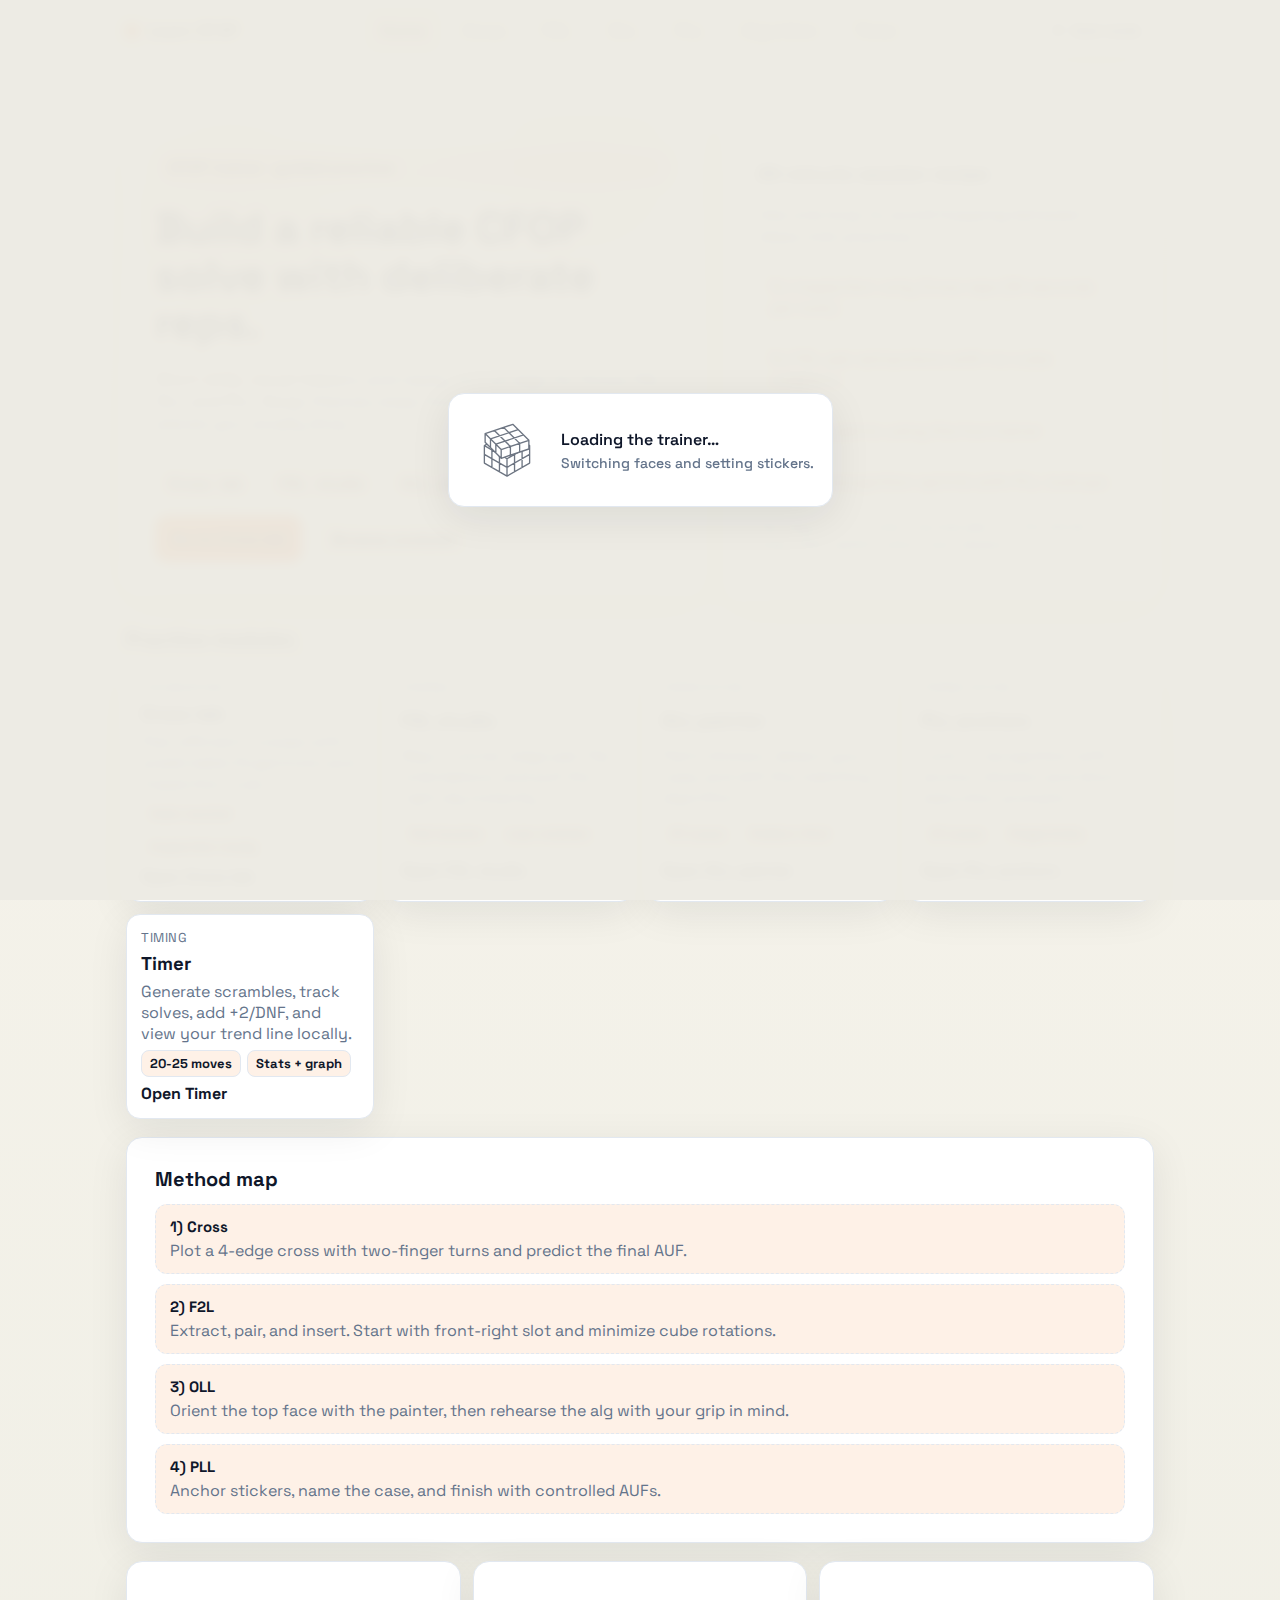
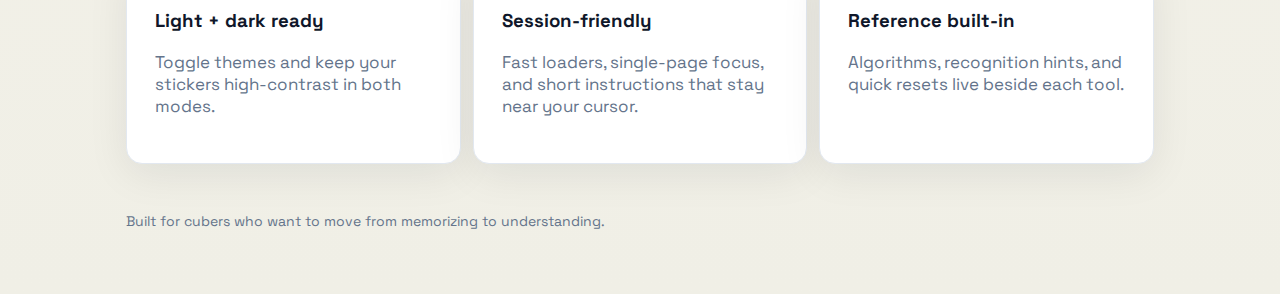
<file: index.html>
<!DOCTYPE html>
<html lang="en">
<head>
  <meta charset="UTF-8" />
  <meta name="viewport" content="width=device-width, initial-scale=1.0" />
  <title>Learn CFOP | Home</title>
  <link rel="manifest" href="manifest.json" />
  <link rel="stylesheet" href="css/styles.css" />
  <link rel="stylesheet" href="css/loader.css" />
</head>
<body>
  <div id="page-loader" class="page-loader is-active" role="status" aria-live="polite" aria-label="Loading page">
    <div class="loader-card">
      <div class="loader-visual">
        <svg viewBox="0 0 60 60" stroke="#6D7582" stroke-linejoin="round" aria-hidden="true">
          <g id="loader-cube" fill="#fff">
            <path id="loader-base"></path>
            <path id="loader-lid"></path>
          </g>
        </svg>
      </div>
      <div class="loader-text">
        <div>Loading the trainer…</div>
        <div class="loader-sub">Switching faces and setting stickers.</div>
      </div>
    </div>
  </div>
  <header class="site-header">
    <nav class="navbar">
      <div class="brand">
        <span class="brand-mark" aria-hidden="true"></span>
        <span>Learn CFOP</span>
      </div>
      <ul class="nav-links">
        <li><a data-nav-link href="index.html">Home</a></li>
        <li><a data-nav-link href="cross.html">Cross</a></li>
        <li><a data-nav-link href="f2l.html">F2L</a></li>
        <li><a data-nav-link href="oll.html">OLL</a></li>
        <li><a data-nav-link href="pll.html">PLL</a></li>
        <li><a data-nav-link href="algorithm.html">Algorithm</a></li>
        <li><a data-nav-link href="timer.html">Timer</a></li>
      </ul>
      <button class="theme-toggle" type="button" data-theme-toggle aria-pressed="false">
        <span aria-hidden="true">☀︎</span>
        <span data-theme-label>Dark mode</span>
      </button>
    </nav>
  </header>

  <main class="page-shell">
    <section class="page-hero">
      <div class="hero-panel">
        <div class="pill">CFOP trainer · guided practice</div>
        <h1>Build a reliable CFOP solve with deliberate reps.</h1>
        <p class="lead">Short drills, visual helpers, and ready-to-run algs for Cross, F2L, OLL, and PLL. Swap themes, keep focus, and rehearse the pieces you usually drop.</p>
        <div class="hero-meta">
          <span class="pill"><strong>Cross</strong> lab</span>
          <span class="pill"><strong>F2L</strong> studio</span>
          <span class="pill"><strong>OLL</strong> painter</span>
          <span class="pill"><strong>PLL</strong> anchors</span>
        </div>
        <div class="button-row">
          <a class="btn btn-primary" href="cross.html" data-loader-link>Go to Cross lab</a>
          <a class="btn btn-ghost" href="#modules">Browse modules</a>
        </div>
      </div>
      <div class="surface-card">
        <h3>20-minute session recipe</h3>
        <p class="lead">Use one loop to avoid hopping between ideas mid-practice.</p>
        <ul class="checklist">
          <li>5x inspection-only Cross reps (12 seconds per look)</li>
          <li>5x F2L pair extractions with no cube rotations</li>
          <li>10x OLL paints using the live trainer</li>
          <li>5x PLL recognition sprints with PLL lookups</li>
        </ul>
        <p class="note">Tip: stay on one color-neutral plan for the whole loop, then switch colors next session.</p>
      </div>
    </section>

    <section id="modules" class="section-block">
      <h2 class="section-title">Practice modules</h2>
      <div class="grid-cards">
        <div class="tile-card">
          <div class="eyebrow">Foundation</div>
          <h3>Cross lab</h3>
          <p>Plan efficient crosses with predictable fingertricks and inspection cues.</p>
          <div class="tag-row">
            <span class="tag">Color neutral</span>
            <span class="tag">Inspection ready</span>
          </div>
          <a data-loader-link href="cross.html">Open Cross lab</a>
        </div>
        <div class="tile-card">
          <div class="eyebrow">Pairing</div>
          <h3>F2L studio</h3>
          <p>Map a corner-edge pair, flip orientations, and pull the right alg instantly.</p>
          <div class="tag-row">
            <span class="tag">Pair locator</span>
            <span class="tag">Low-rotation</span>
          </div>
          <a data-loader-link href="f2l.html">Open F2L studio</a>
        </div>
        <div class="tile-card">
          <div class="eyebrow">Orientation</div>
          <h3>OLL painter</h3>
          <p>Paint stickers, detect your case, and drill the matching algorithm.</p>
          <div class="tag-row">
            <span class="tag">57 cases</span>
            <span class="tag">Pattern-first</span>
          </div>
          <a data-loader-link href="oll.html">Open OLL painter</a>
        </div>
        <div class="tile-card">
          <div class="eyebrow">Permutation</div>
          <h3>PLL anchors</h3>
          <p>Lock in recognition with anchor stickers and short execution prompts.</p>
          <div class="tag-row">
            <span class="tag">21 cases</span>
            <span class="tag">Fingertricks</span>
          </div>
          <a data-loader-link href="pll.html">Open PLL anchors</a>
        </div>
        <div class="tile-card">
          <div class="eyebrow">Timing</div>
          <h3>Timer</h3>
          <p>Generate scrambles, track solves, add +2/DNF, and view your trend line locally.</p>
          <div class="tag-row">
            <span class="tag">20-25 moves</span>
            <span class="tag">Stats + graph</span>
          </div>
          <a data-loader-link href="timer.html">Open Timer</a>
        </div>
      </div>
    </section>

    <section class="surface-card section-block">
      <h2 class="section-title">Method map</h2>
      <div class="timeline">
        <div class="timeline-step">
          <strong>1) Cross</strong>
          <span class="muted">Plot a 4-edge cross with two-finger turns and predict the final AUF.</span>
        </div>
        <div class="timeline-step">
          <strong>2) F2L</strong>
          <span class="muted">Extract, pair, and insert. Start with front-right slot and minimize cube rotations.</span>
        </div>
        <div class="timeline-step">
          <strong>3) OLL</strong>
          <span class="muted">Orient the top face with the painter, then rehearse the alg with your grip in mind.</span>
        </div>
        <div class="timeline-step">
          <strong>4) PLL</strong>
          <span class="muted">Anchor stickers, name the case, and finish with controlled AUFs.</span>
        </div>
      </div>
    </section>

    <section class="section-block">
      <div class="simple-grid">
        <div class="surface-card">
          <h3>Light + dark ready</h3>
          <p class="lead">Toggle themes and keep your stickers high-contrast in both modes.</p>
        </div>
        <div class="surface-card">
          <h3>Session-friendly</h3>
          <p class="lead">Fast loaders, single-page focus, and short instructions that stay near your cursor.</p>
        </div>
        <div class="surface-card">
          <h3>Reference built-in</h3>
          <p class="lead">Algorithms, recognition hints, and quick resets live beside each tool.</p>
        </div>
      </div>
      <footer>
        Built for cubers who want to move from memorizing to understanding.
      </footer>
    </section>
  </main>

  <script src="js/site.js" defer></script>
</body>
</html>
</file>
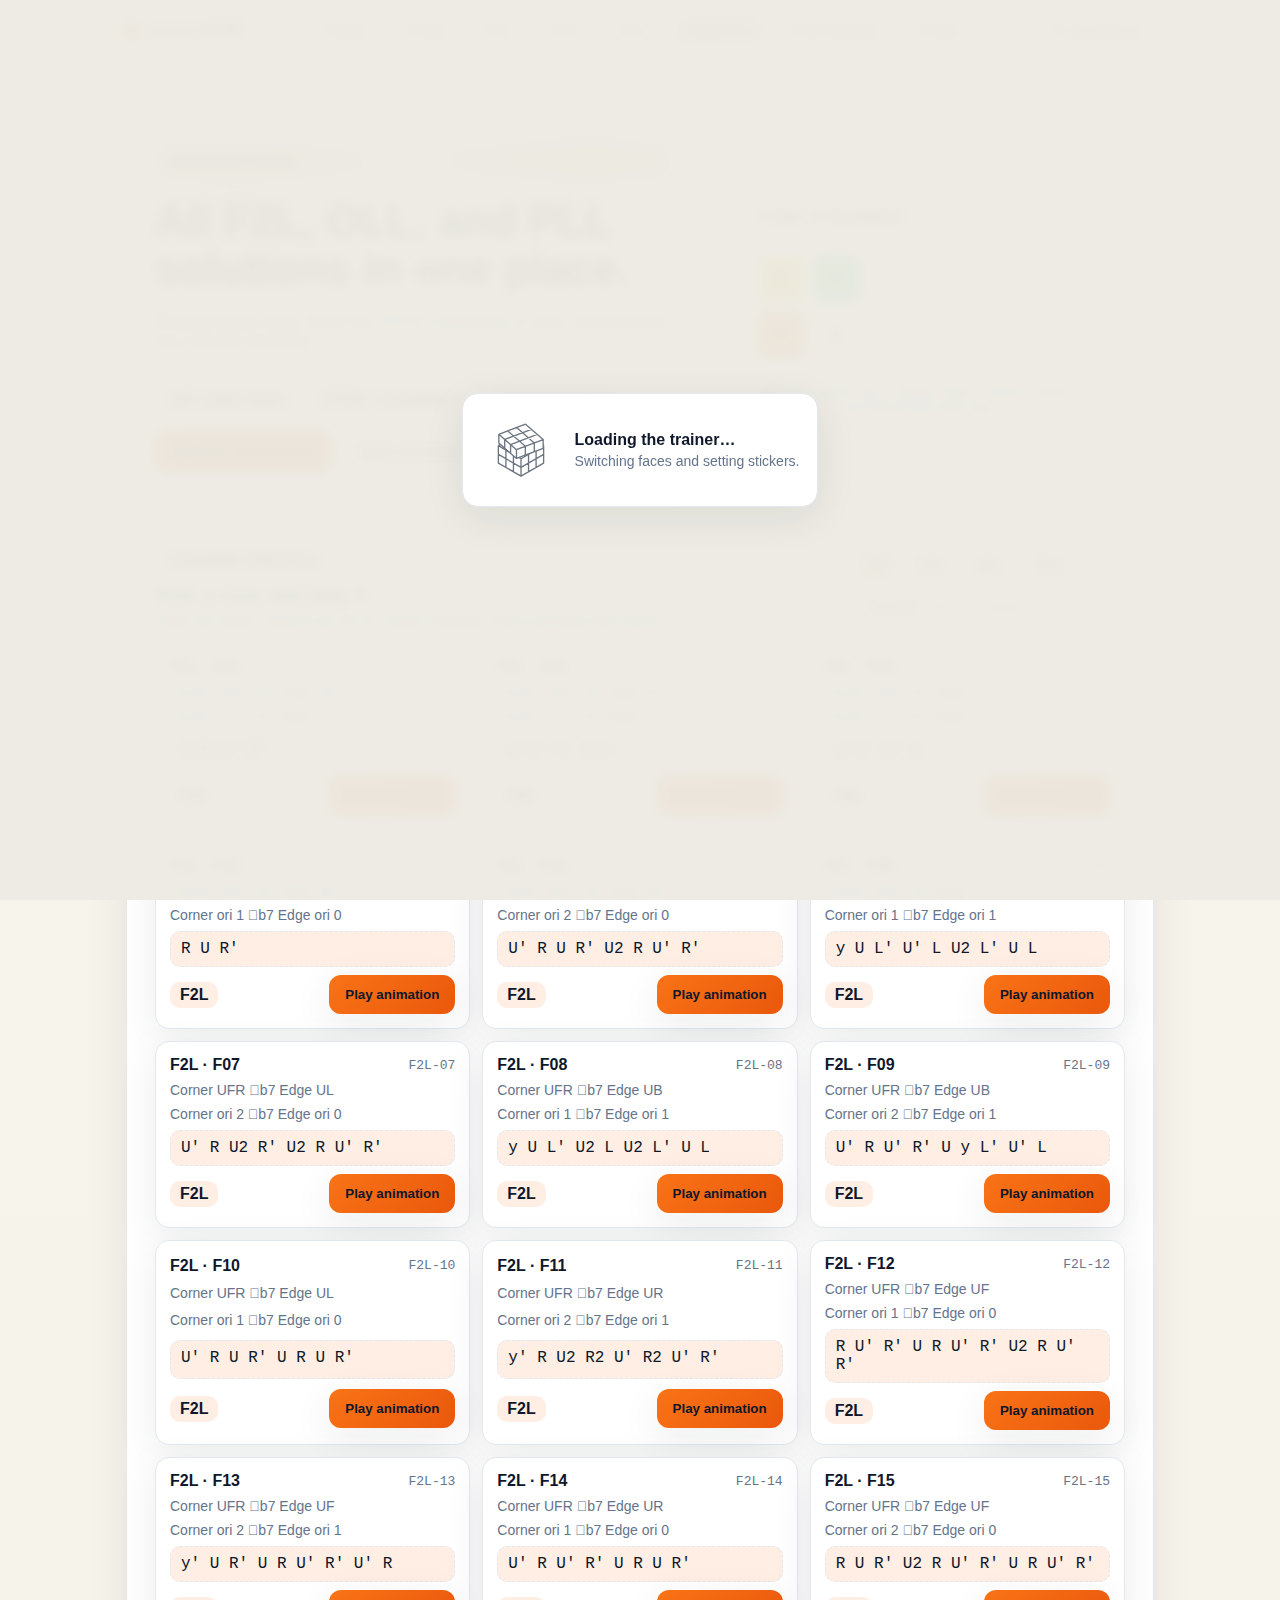
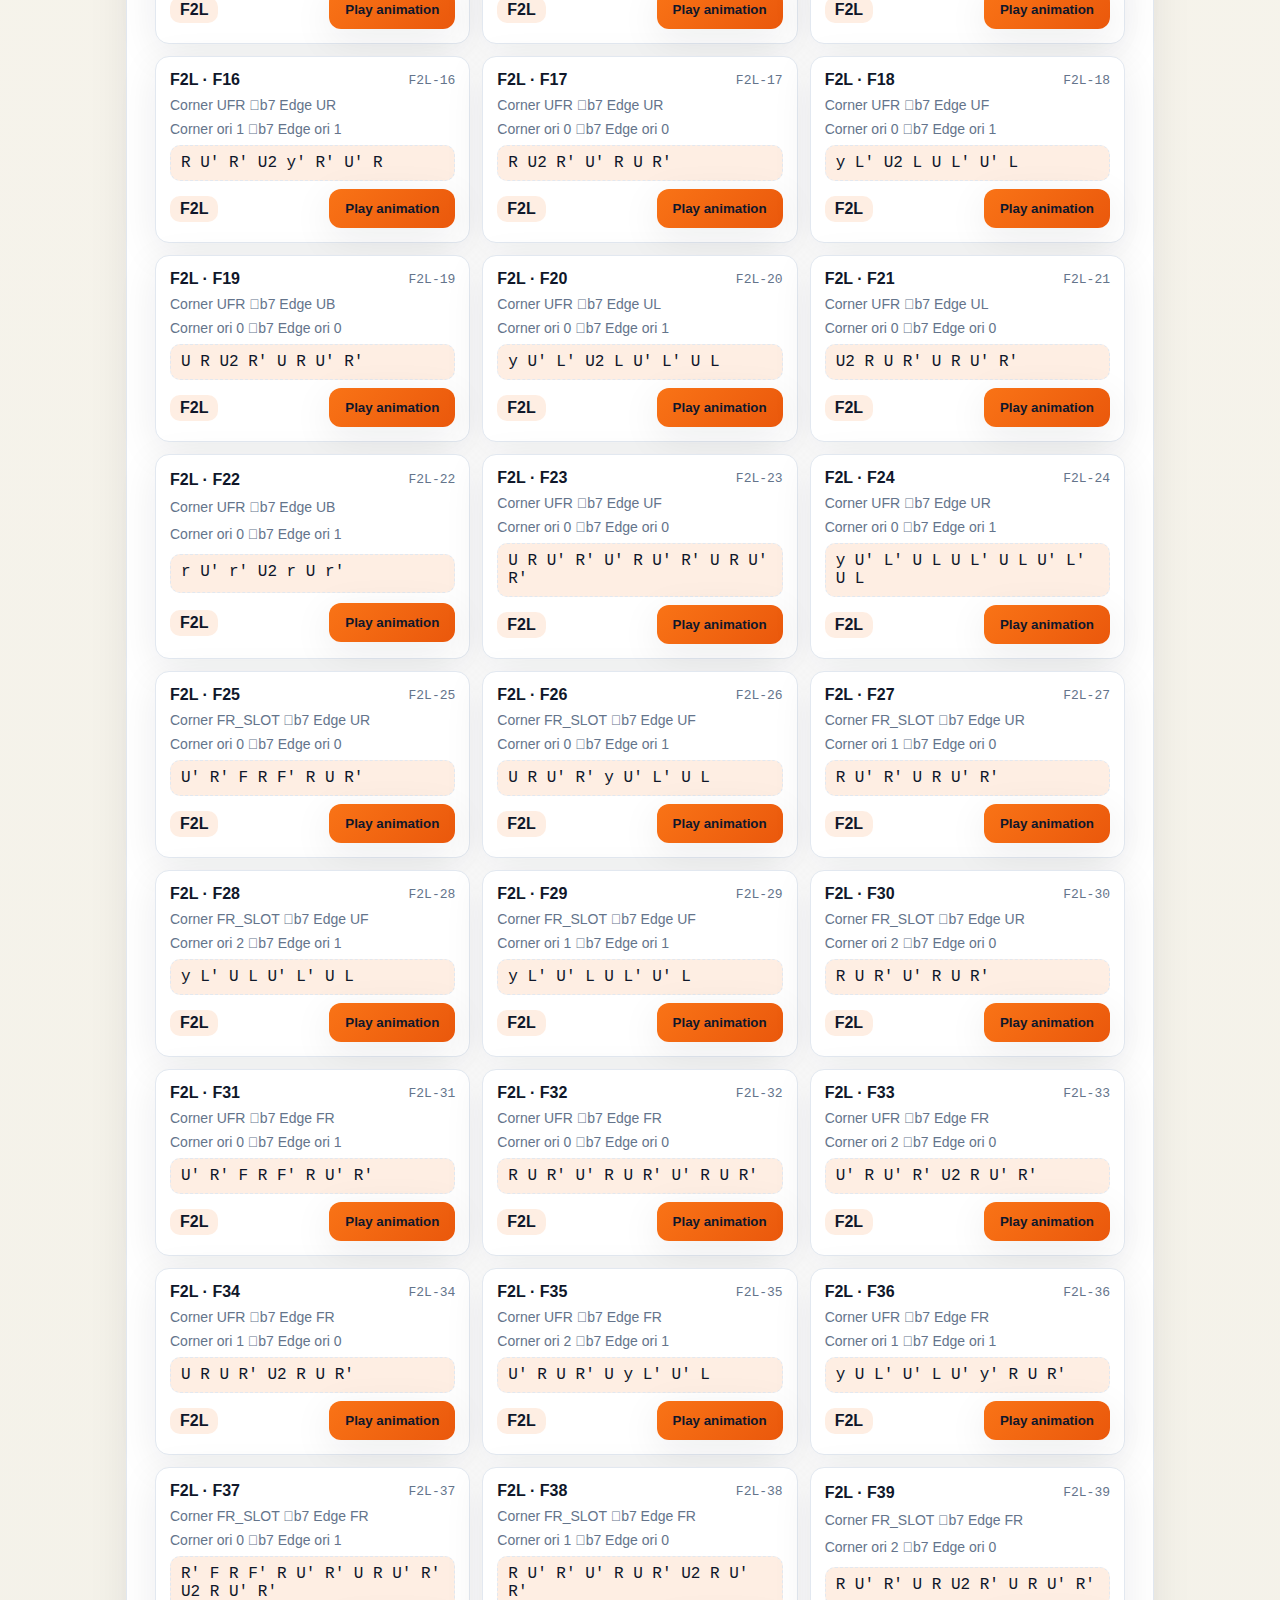
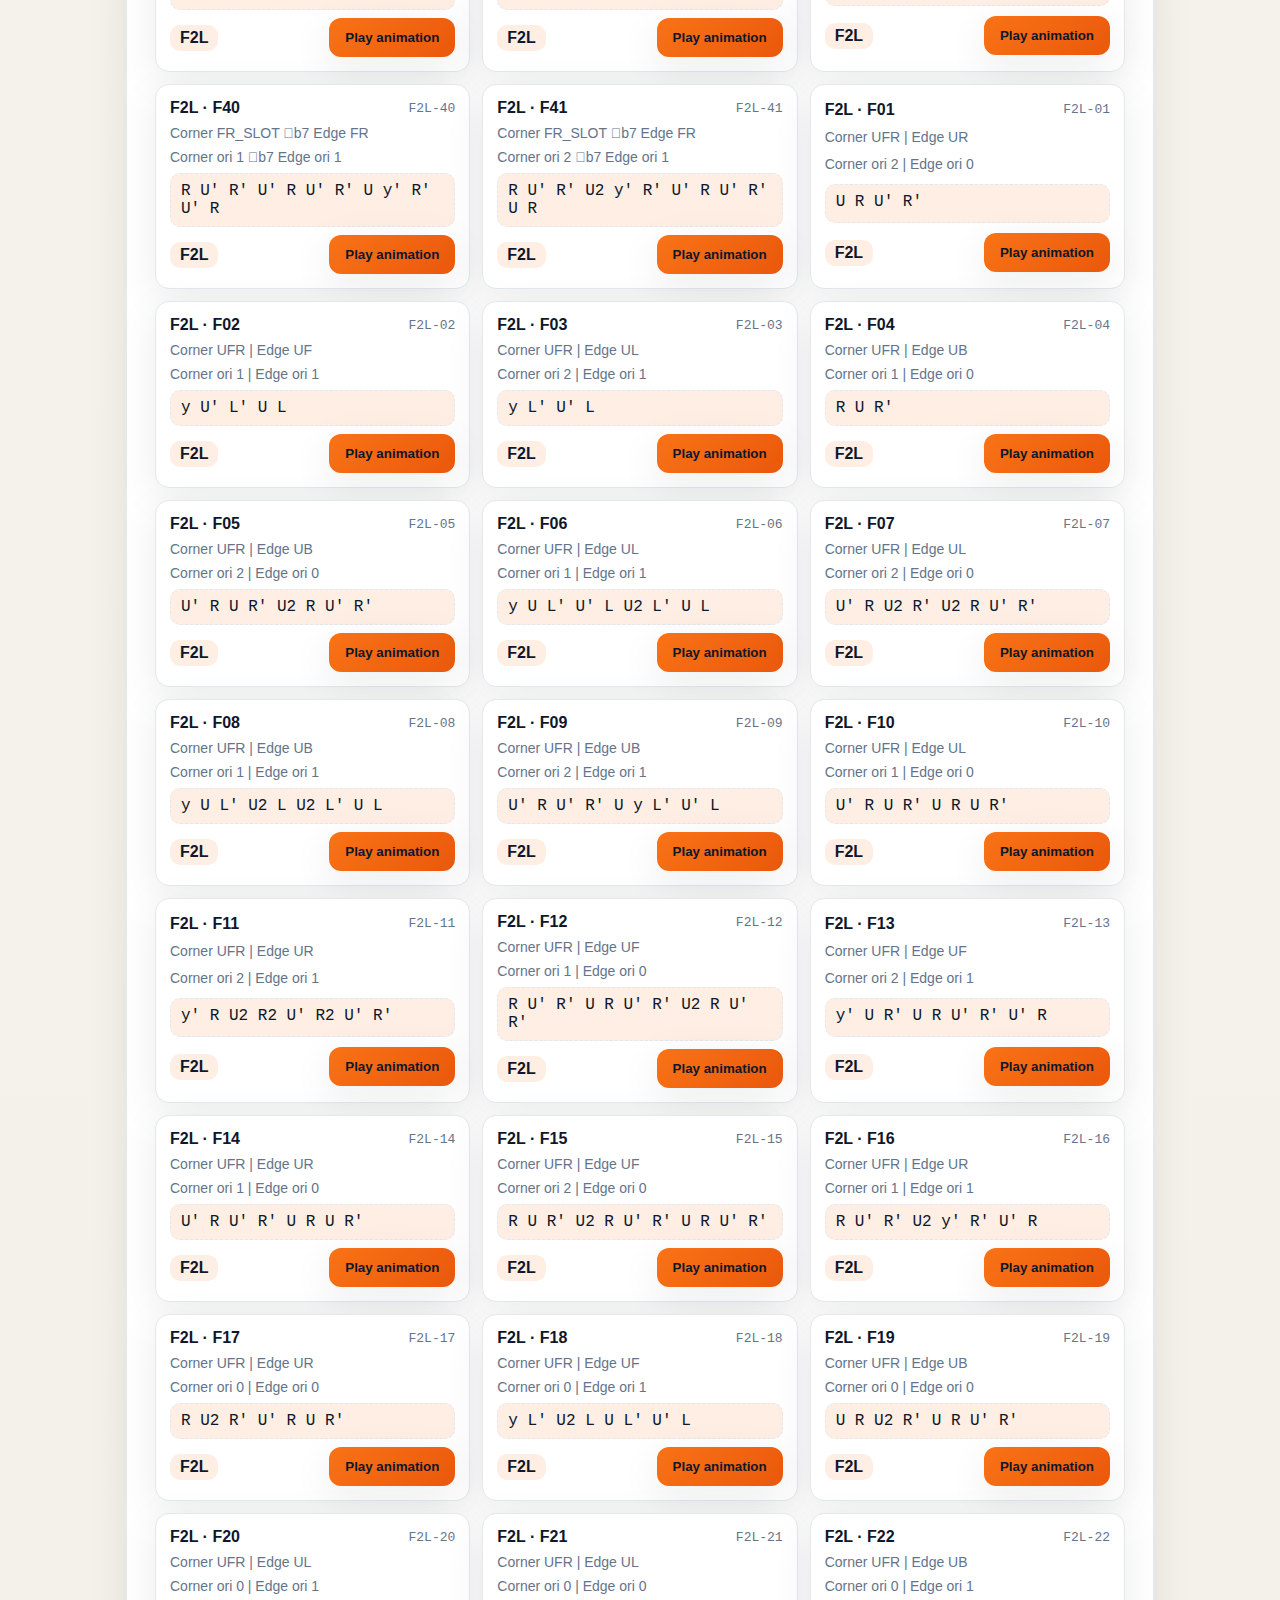
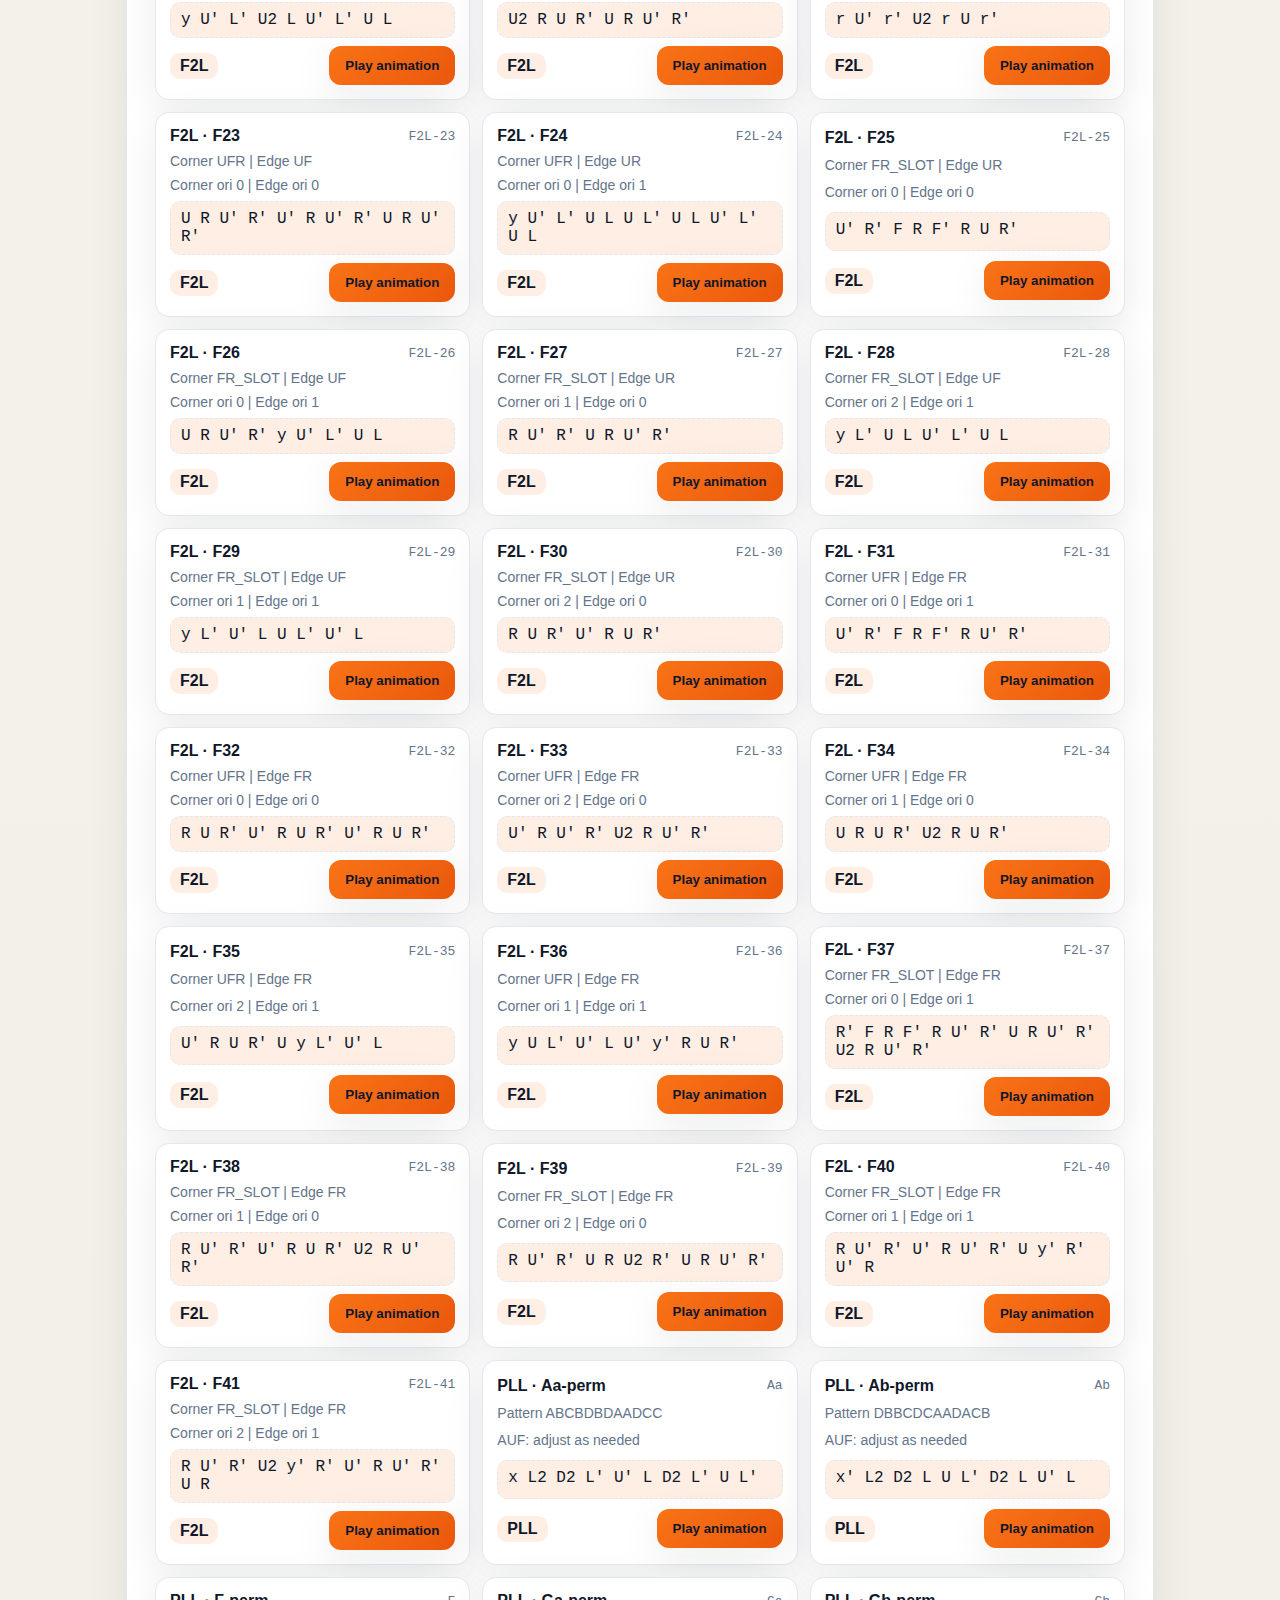
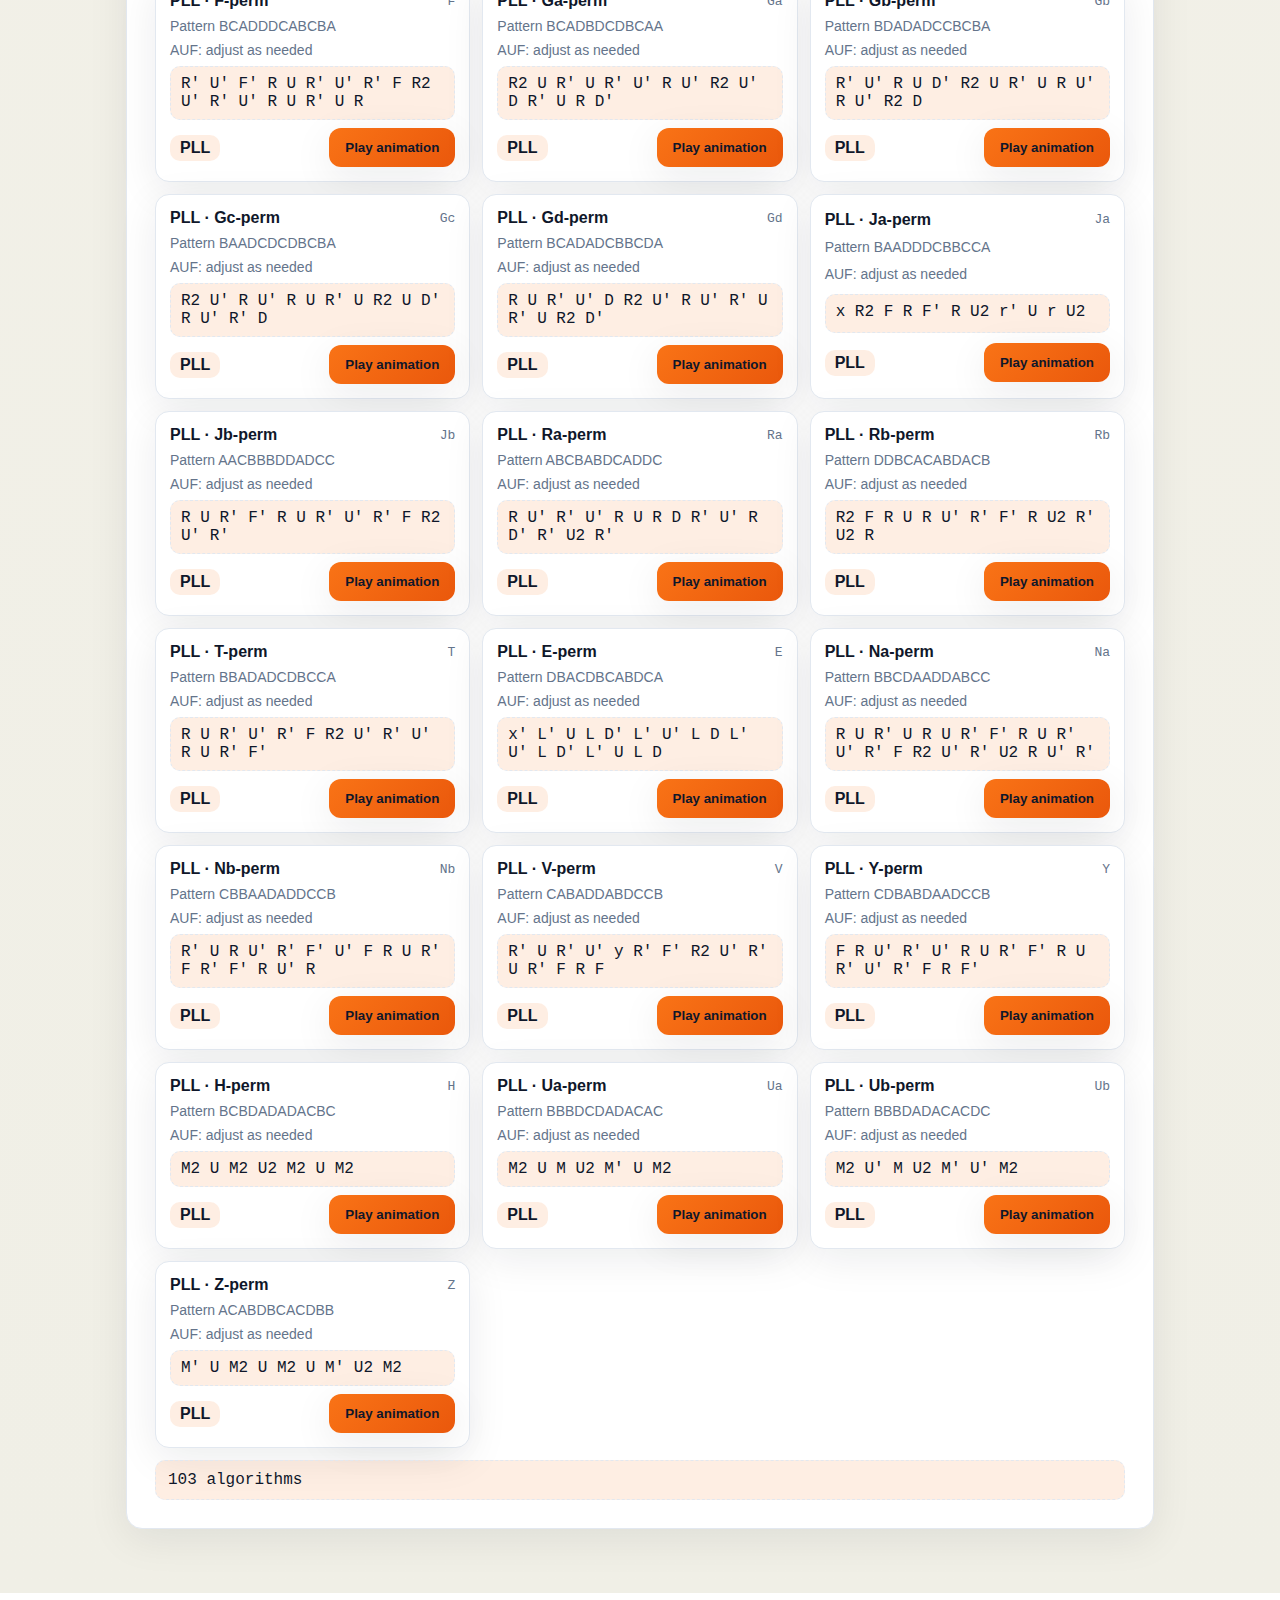
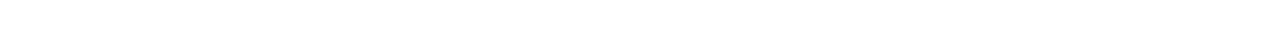
<file: algorithm.html>
<!DOCTYPE html>
<html lang="en">
<head>
  <meta charset="UTF-8" />
  <meta name="viewport" content="width=device-width, initial-scale=1.0" />
  <title>Learn CFOP | Algorithm Library</title>
  <link rel="manifest" href="manifest.json" />
  <link rel="stylesheet" href="css/styles.css" />
  <link rel="stylesheet" href="css/loader.css" />
</head>
<body>
  <div id="page-loader" class="page-loader is-active" role="status" aria-live="polite" aria-label="Loading page">
    <div class="loader-card">
      <div class="loader-visual">
        <svg viewBox="0 0 60 60" stroke="#6D7582" stroke-linejoin="round" aria-hidden="true">
          <g id="loader-cube" fill="#fff">
            <path id="loader-base"></path>
            <path id="loader-lid"></path>
          </g>
        </svg>
      </div>
      <div class="loader-text">
        <div>Loading the trainer…</div>
        <div class="loader-sub">Switching faces and setting stickers.</div>
      </div>
    </div>
  </div>
  <header class="site-header">
    <nav class="navbar">
      <div class="brand">
        <span class="brand-mark" aria-hidden="true"></span>
        <span>Learn CFOP</span>
      </div>
      <ul class="nav-links">
        <li><a data-nav-link href="index.html">Home</a></li>
        <li><a data-nav-link href="cross.html">Cross</a></li>
        <li><a data-nav-link href="f2l.html">F2L</a></li>
        <li><a data-nav-link href="oll.html">OLL</a></li>
        <li><a data-nav-link href="pll.html">PLL</a></li>
        <li><a data-nav-link href="algorithm.html">Algorithm</a></li>
        <li><a data-nav-link href="full-solution.html">Full Solution</a></li>
        <li><a data-nav-link href="timer.html">Timer</a></li>
      </ul>
      <button class="theme-toggle" type="button" data-theme-toggle aria-pressed="false">
        <span aria-hidden="true">☀︎</span>
        <span data-theme-label>Dark mode</span>
      </button>
    </nav>
  </header>

  <main class="page-shell">
    <section class="page-hero">
      <div class="hero-panel">
        <div class="pill">Algorithm library</div>
        <h1>All F2L, OLL, and PLL solutions in one place.</h1>
        <p class="lead">Browse every case, keep the CFOP orientation in view, and animate any solution instantly.</p>
        <div class="hero-meta">
          <span class="pill"><strong>119</strong> total cases</span>
          <span class="pill"><strong>CFOP</strong> orientation</span>
          <span class="pill"><strong>Live</strong> animation</span>
        </div>
        <div class="button-row">
          <a class="btn btn-primary" href="#alg-library">Browse algorithms</a>
          <button class="btn btn-ghost" type="button" data-open-modal>Open animation</button>
        </div>
      </div>
      <div class="surface-card orientation-card">
        <h3>Cube orientation</h3>
        <div class="orientation-grid" aria-label="CFOP orientation">
          <span class="orientation-cell yellow" title="Up (U)">U</span>
          <span class="orientation-cell green" title="Front (F)">F</span>
          <span class="orientation-cell orange" title="Right (R)">R</span>
          <span class="orientation-cell white" title="Down (D)">D</span>
        </div>
        <p class="note">Hold this frame: Up = Yellow, Front = Green, Right = Orange. y / y' are baked into each alg.</p>
      </div>
    </section>

    <section id="alg-library" class="surface-card alg-shell">
      <div class="alg-filters">
        <div>
          <div class="pill">Complete reference</div>
          <h2 class="section-title" style="margin: 6px 0 0;">Pick a case and play it</h2>
          <p class="lead" style="margin: 4px 0 0;">Filter by step, search by ID or move snippet, then preview the turns.</p>
        </div>
        <div class="alg-filter-controls" style="display: grid; gap: 8px;">
          <div class="alg-filter-buttons" role="group" aria-label="Filter by step">
            <button class="chip is-active" type="button" data-alg-filter="all">All</button>
            <button class="chip" type="button" data-alg-filter="F2L">F2L</button>
            <button class="chip" type="button" data-alg-filter="OLL">OLL</button>
            <button class="chip" type="button" data-alg-filter="PLL">PLL</button>
          </div>
          <label class="alg-search">
            <span>Search</span>
            <input id="alg-search" type="search" placeholder="F2L-12, T-perm, R U R'..." aria-label="Search algorithms" />
          </label>
        </div>
      </div>

      <div class="alg-grid" id="alg-grid" aria-live="polite"></div>
      <div class="status" id="alg-status">Loading algorithms…</div>
    </section>
  </main>

  <div id="alg-modal" class="alg-modal" aria-hidden="true">
    <div class="alg-modal-backdrop" data-close-modal></div>
    <div class="alg-modal-card" role="dialog" aria-modal="true" aria-labelledby="selected-alg-label">
      <button class="alg-modal-close" type="button" data-close-modal aria-label="Close animation">×</button>
      <section class="surface-card f2l-animation" id="animation-section" style="display:none; margin-top: 0;">
        <div class="f2l-intro">
          <h3>Solution Animation</h3>
          <p class="lead">Visualize the move sequence on a virtual cube.</p>
          <div class="status" id="selected-alg-label">Pick a case to animate.</div>
        </div>
        <div class="lab-grid" style="justify-content: center;">
          <div class="board-wrap">
            <div class="scene">
              <div class="cube" id="anim-cube">
                <div class="cube-face face-u"></div>
                <div class="cube-face face-f"></div>
                <div class="cube-face face-r"></div>
                <div class="cube-face face-d"></div>
                <div class="cube-face face-l"></div>
                <div class="cube-face face-b"></div>
              </div>
            </div>
          </div>
          <div class="control-stack">
            <div class="control-group">
              <div class="control-title">Controls</div>
              <button class="btn btn-primary" id="anim-replay">Replay Solution</button>
              <div id="anim-steps" class="solution-moves" style="margin-top:10px;"></div>
            </div>
          </div>
        </div>
      </section>
    </div>
  </div>

  <script src="js/site.js" defer></script>
  <script src="js/algorithm.js" defer></script>
  <script src="js/f2l-animation.js" defer></script>
</body>
</html>
</file>
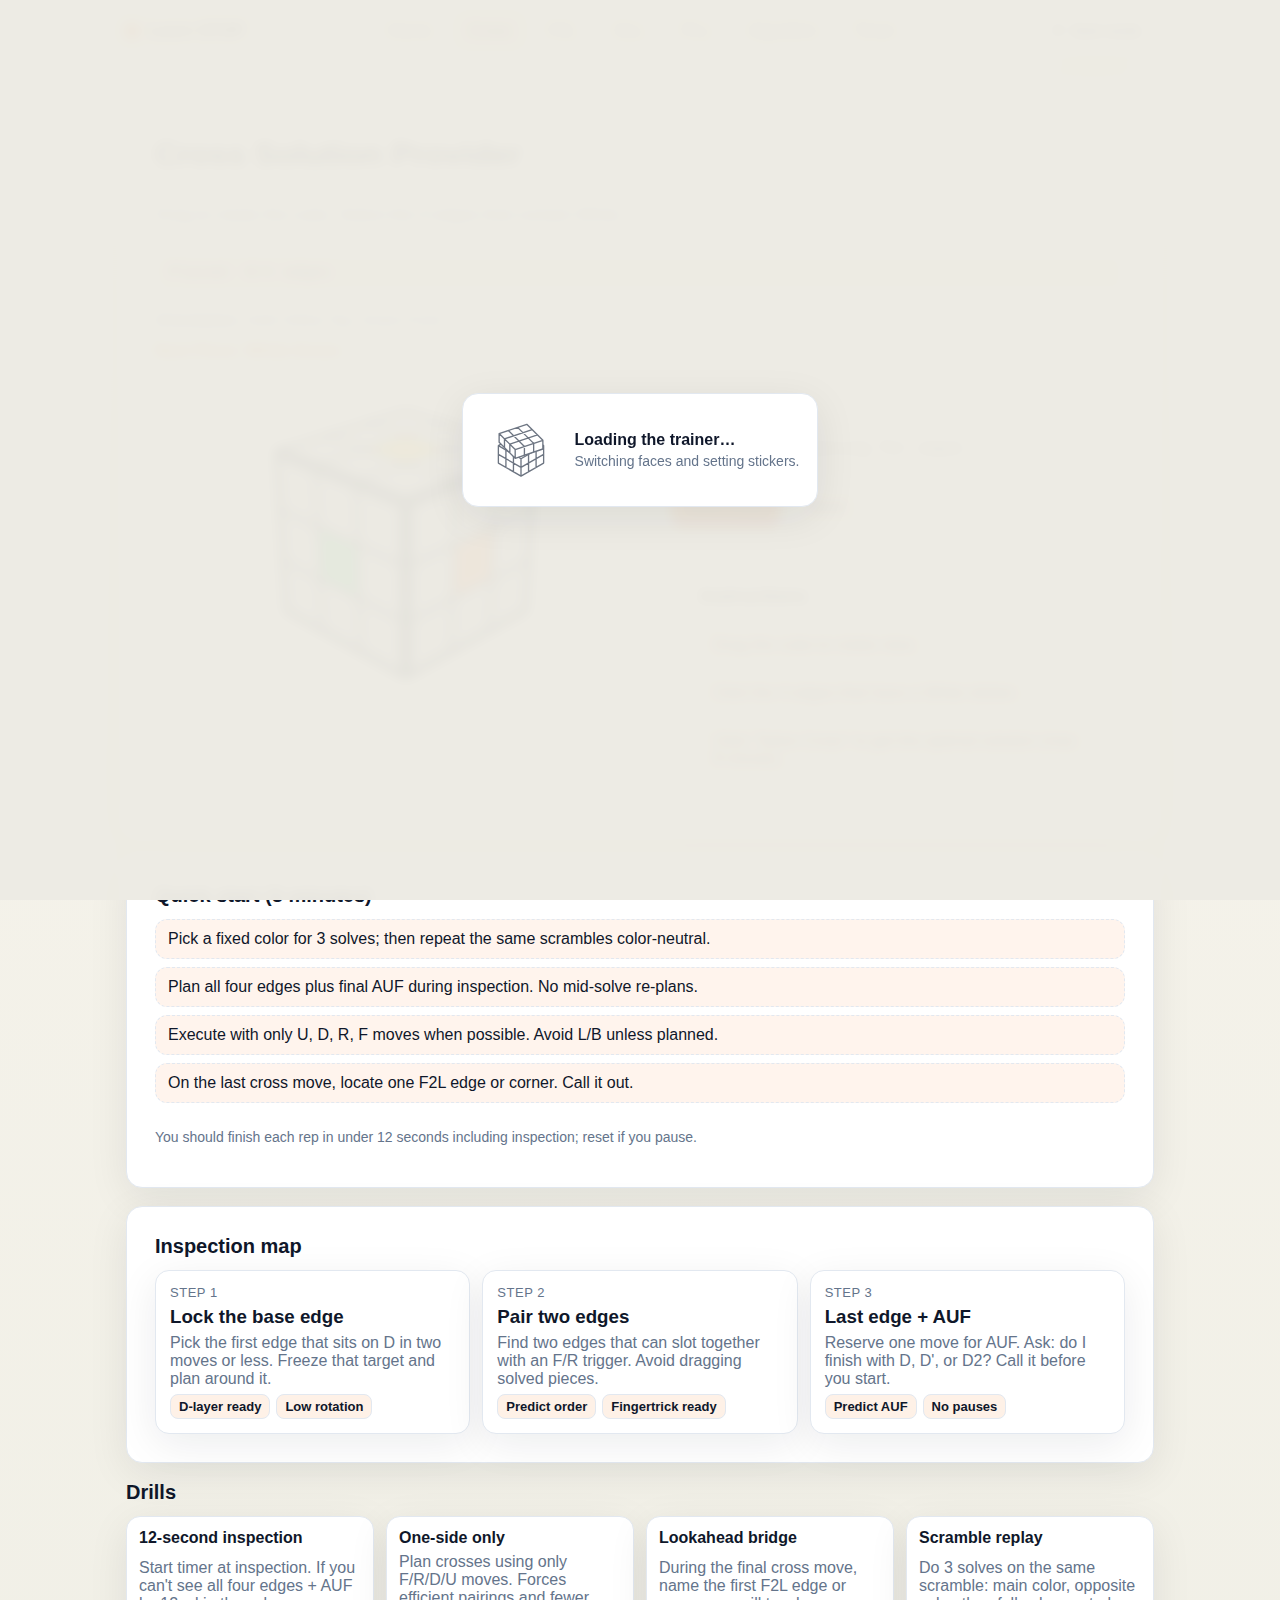
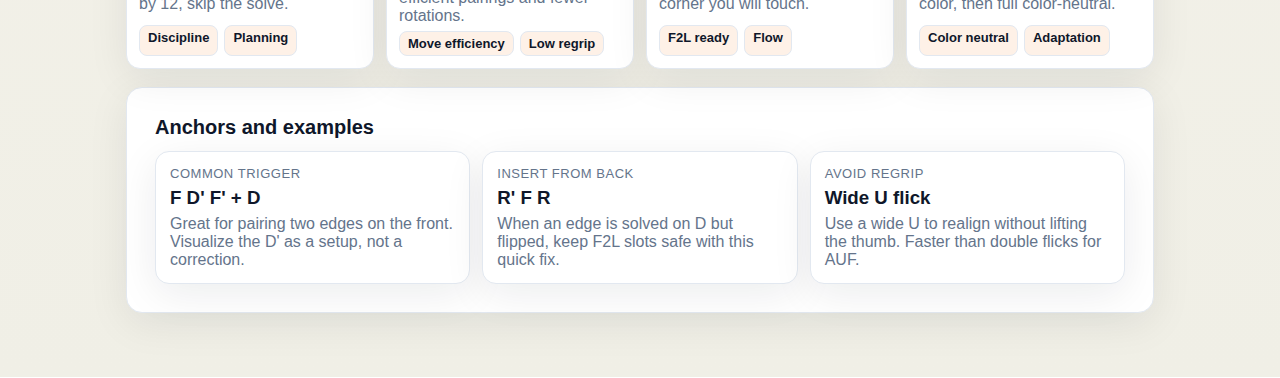
<file: cross.html>
<!DOCTYPE html>
<html lang="en">
<head>
  <meta charset="UTF-8" />
  <meta name="viewport" content="width=device-width, initial-scale=1.0" />
  <title>Learn CFOP | Cross</title>
  <link rel="manifest" href="manifest.json" />
  <link rel="stylesheet" href="css/styles.css" />
  <link rel="stylesheet" href="css/loader.css" />
  <style>
    .solver-controls {
      display: grid;
      gap: 12px;
      margin-top: 20px;
    }
    .solver-status {
      font-weight: bold;
      margin-bottom: 10px;
    }
    .solution-display {
      background: var(--bg-surface);
      padding: 15px;
      border-radius: 8px;
      border: 1px solid var(--border);
      font-family: monospace;
      font-size: 1.2em;
      min-height: 50px;
      display: flex;
      align-items: center;
      justify-content: center;
    }
  </style>
</head>
<body>
  <div id="page-loader" class="page-loader is-active" role="status" aria-live="polite" aria-label="Loading page">
    <div class="loader-card">
      <div class="loader-visual">
        <svg viewBox="0 0 60 60" stroke="#6D7582" stroke-linejoin="round" aria-hidden="true">
          <g id="loader-cube" fill="#fff">
            <path id="loader-base"></path>
            <path id="loader-lid"></path>
          </g>
        </svg>
      </div>
      <div class="loader-text">
        <div>Loading the trainer…</div>
        <div class="loader-sub">Switching faces and setting stickers.</div>
      </div>
    </div>
  </div>
  <header class="site-header">
    <nav class="navbar">
      <div class="brand">
        <span class="brand-mark" aria-hidden="true"></span>
        <span>Learn CFOP</span>
      </div>
      <ul class="nav-links">
        <li><a data-nav-link href="index.html">Home</a></li>
        <li><a data-nav-link href="cross.html">Cross</a></li>
        <li><a data-nav-link href="f2l.html">F2L</a></li>
        <li><a data-nav-link href="oll.html">OLL</a></li>
        <li><a data-nav-link href="pll.html">PLL</a></li>
        <li><a data-nav-link href="algorithm.html">Algorithm</a></li>
        <li><a data-nav-link href="timer.html">Timer</a></li>
      </ul>
      <button class="theme-toggle" type="button" data-theme-toggle aria-pressed="false">
        <span aria-hidden="true">☀︎</span>
        <span data-theme-label>Dark mode</span>
      </button>
    </nav>
  </header>

  <main class="page-shell">
    <section class="surface-card f2l-lab">
      <div class="f2l-intro">
        <h1>Cross Solution Provider</h1>
        <p class="lead">Drag to rotate the cube. Select the 4 edges that contain White.</p>
        <div class="status" id="solver-status">Selected: 0/4 edges</div>
        <div class="status-sub" style="margin-top: 0.5rem; font-size: 0.95em; color: var(--muted);">
          <strong>Orientation:</strong> Hold Yellow Top, Green Front
        </div>
        <div class="status-next" id="next-piece-display" style="margin-top: 0.25rem; font-weight: 600; color: var(--accent);">
          Next Piece: White-Green
        </div>
      </div>

      <div class="lab-grid">
        <div class="board-wrap">
          <div class="scene" id="scene">
            <div class="cube" id="cube">
              <div class="cube-face face-u"></div>
              <div class="cube-face face-l"></div>
              <div class="cube-face face-f"></div>
              <div class="cube-face face-r"></div>
              <div class="cube-face face-b"></div>
              <div class="cube-face face-d"></div>
            </div>
          </div>
        </div>

        <div class="control-stack">
          <div class="solver-controls">
            <div class="control-title">Solution</div>
            <div class="solution-display" id="solution-text">
              Waiting for input...
            </div>
            
            <div class="button-row">
              <button class="btn btn-primary" type="button" id="solve-btn">Solve Cross</button>
              <button class="btn btn-ghost" type="button" id="reset-btn">Reset</button>
            </div>
          </div>
          
          <div class="surface-card">
            <h3>Instructions</h3>
            <ul class="checklist">
              <li>Drag the cube to rotate view.</li>
              <li>Click the 4 edges that have a White sticker.</li>
              <li>Click "Solve Cross" to get the optimal solution (max 8 moves).</li>
            </ul>
          </div>
        </div>
      </div>
    </section>

    <section class="surface-card f2l-animation" id="animation-section" style="display:none; margin-top: 20px;">
      <div class="f2l-intro">
        <h3>Solution Animation</h3>
        <p class="lead">Visualize the moves on a virtual cube.</p>
      </div>
      <div class="lab-grid" style="justify-content: center;">
        <div class="board-wrap">
          <div class="scene">
            <div class="cube" id="anim-cube">
              <!-- Full 6-sided cube for animation -->
              <div class="cube-face face-u"></div>
              <div class="cube-face face-f"></div>
              <div class="cube-face face-r"></div>
              <div class="cube-face face-d"></div>
              <div class="cube-face face-l"></div>
              <div class="cube-face face-b"></div>
            </div>
          </div>
        </div>
        <div class="control-stack">
           <div class="control-group">
             <div class="control-title">Controls</div>
             <button class="btn btn-primary" id="anim-replay">Replay Solution</button>
             <div id="anim-steps" class="solution-moves" style="margin-top:10px;"></div>
           </div>
        </div>
      </div>
    </section>

    <section class="surface-card section-block">
      <h2 class="section-title">Quick start (3 minutes)</h2>
      <ul class="checklist">
        <li>Pick a fixed color for 3 solves; then repeat the same scrambles color-neutral.</li>
        <li>Plan all four edges plus final AUF during inspection. No mid-solve re-plans.</li>
        <li>Execute with only U, D, R, F moves when possible. Avoid L/B unless planned.</li>
        <li>On the last cross move, locate one F2L edge or corner. Call it out.</li>
      </ul>
      <p class="note">You should finish each rep in under 12 seconds including inspection; reset if you pause.</p>
    </section>

    <section class="surface-card section-block">
      <h2 class="section-title">Inspection map</h2>
      <div class="grid-cards">
        <div class="tile-card">
          <div class="eyebrow">Step 1</div>
          <h3>Lock the base edge</h3>
          <p>Pick the first edge that sits on D in two moves or less. Freeze that target and plan around it.</p>
          <div class="tag-row">
            <span class="tag">D-layer ready</span>
            <span class="tag">Low rotation</span>
          </div>
        </div>
        <div class="tile-card">
          <div class="eyebrow">Step 2</div>
          <h3>Pair two edges</h3>
          <p>Find two edges that can slot together with an F/R trigger. Avoid dragging solved pieces.</p>
          <div class="tag-row">
            <span class="tag">Predict order</span>
            <span class="tag">Fingertrick ready</span>
          </div>
        </div>
        <div class="tile-card">
          <div class="eyebrow">Step 3</div>
          <h3>Last edge + AUF</h3>
          <p>Reserve one move for AUF. Ask: do I finish with D, D', or D2? Call it before you start.</p>
          <div class="tag-row">
            <span class="tag">Predict AUF</span>
            <span class="tag">No pauses</span>
          </div>
        </div>
      </div>
    </section>

    <section id="drills" class="section-block">
      <h2 class="section-title">Drills</h2>
      <div class="drill-grid">
        <div class="drill-card">
          <h4>12-second inspection</h4>
          <p>Start timer at inspection. If you can't see all four edges + AUF by 12, skip the solve.</p>
          <div class="tag-row"><span class="tag">Discipline</span><span class="tag">Planning</span></div>
        </div>
        <div class="drill-card">
          <h4>One-side only</h4>
          <p>Plan crosses using only F/R/D/U moves. Forces efficient pairings and fewer rotations.</p>
          <div class="tag-row"><span class="tag">Move efficiency</span><span class="tag">Low regrip</span></div>
        </div>
        <div class="drill-card">
          <h4>Lookahead bridge</h4>
          <p>During the final cross move, name the first F2L edge or corner you will touch.</p>
          <div class="tag-row"><span class="tag">F2L ready</span><span class="tag">Flow</span></div>
        </div>
        <div class="drill-card">
          <h4>Scramble replay</h4>
          <p>Do 3 solves on the same scramble: main color, opposite color, then full color-neutral.</p>
          <div class="tag-row"><span class="tag">Color neutral</span><span class="tag">Adaptation</span></div>
        </div>
      </div>
    </section>

    <section class="surface-card section-block">
      <h2 class="section-title">Anchors and examples</h2>
      <div class="simple-grid">
        <div class="tile-card">
          <div class="eyebrow">Common trigger</div>
          <h3>F D' F' + D</h3>
          <p>Great for pairing two edges on the front. Visualize the D' as a setup, not a correction.</p>
        </div>
        <div class="tile-card">
          <div class="eyebrow">Insert from back</div>
          <h3>R' F R</h3>
          <p>When an edge is solved on D but flipped, keep F2L slots safe with this quick fix.</p>
        </div>
        <div class="tile-card">
          <div class="eyebrow">Avoid regrip</div>
          <h3>Wide U flick</h3>
          <p>Use a wide U to realign without lifting the thumb. Faster than double flicks for AUF.</p>
        </div>
      </div>
    </section>
  </main>

  <script src="js/site.js" defer></script>
  <script src="js/cross.js" defer></script>
  <script src="js/f2l-animation.js" defer></script>
</body>
</html>
</file>
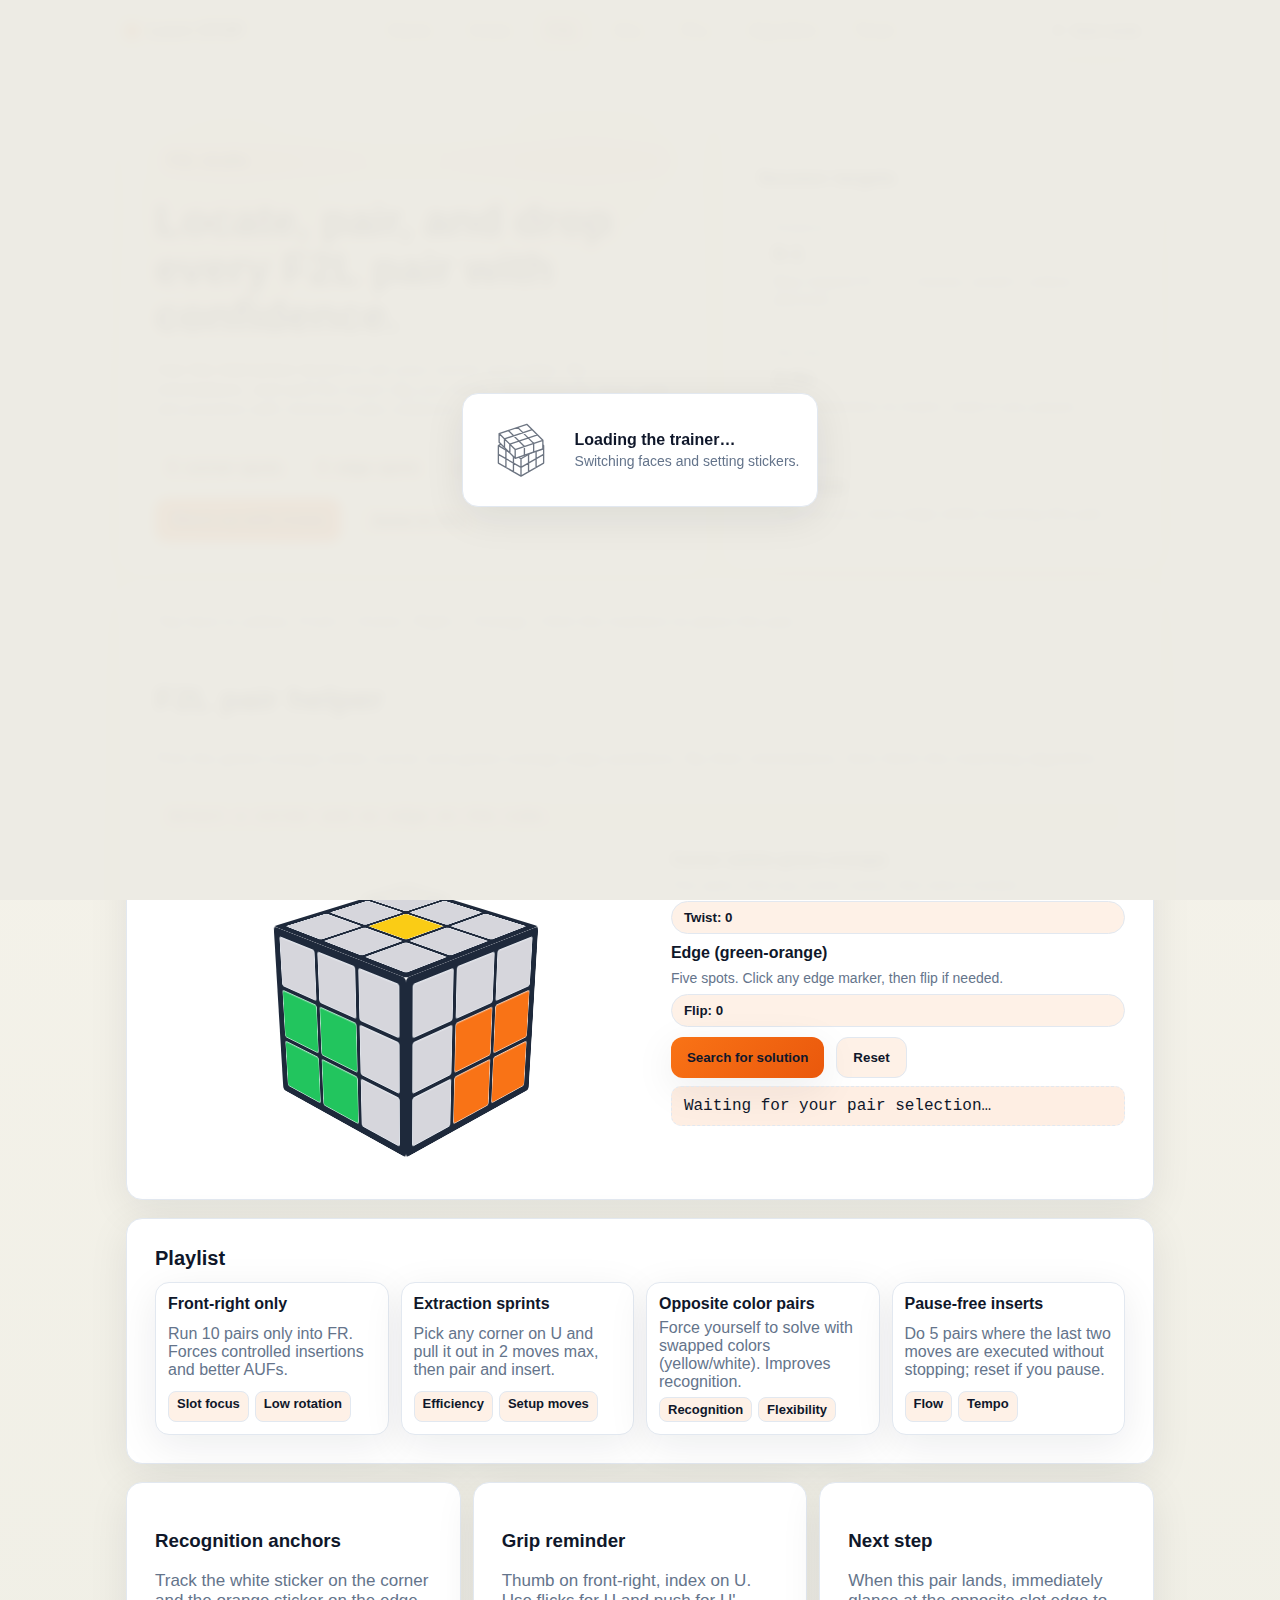
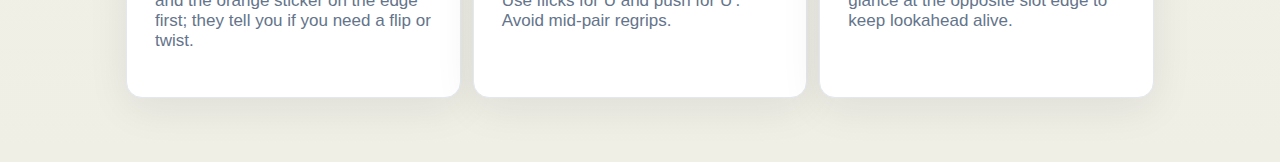
<file: f2l.html>
<!DOCTYPE html>
<html lang="en">
<head>
  <meta charset="UTF-8" />
  <meta name="viewport" content="width=device-width, initial-scale=1.0" />
  <title>Learn CFOP | F2L</title>
  <link rel="manifest" href="manifest.json" />
  <link rel="stylesheet" href="css/styles.css" />
  <link rel="stylesheet" href="css/loader.css" />
</head>
<body>
  <div id="page-loader" class="page-loader is-active" role="status" aria-live="polite" aria-label="Loading page">
    <div class="loader-card">
      <div class="loader-visual">
        <svg viewBox="0 0 60 60" stroke="#6D7582" stroke-linejoin="round" aria-hidden="true">
          <g id="loader-cube" fill="#fff">
            <path id="loader-base"></path>
            <path id="loader-lid"></path>
          </g>
        </svg>
      </div>
      <div class="loader-text">
        <div>Loading the trainer…</div>
        <div class="loader-sub">Switching faces and setting stickers.</div>
      </div>
    </div>
  </div>
  <header class="site-header">
    <nav class="navbar">
      <div class="brand">
        <span class="brand-mark" aria-hidden="true"></span>
        <span>Learn CFOP</span>
      </div>
      <ul class="nav-links">
        <li><a data-nav-link href="index.html">Home</a></li>
        <li><a data-nav-link href="cross.html">Cross</a></li>
        <li><a data-nav-link href="f2l.html">F2L</a></li>
        <li><a data-nav-link href="oll.html">OLL</a></li>
        <li><a data-nav-link href="pll.html">PLL</a></li>
        <li><a data-nav-link href="algorithm.html">Algorithm</a></li>
        <li><a data-nav-link href="timer.html">Timer</a></li>
      </ul>
      <button class="theme-toggle" type="button" data-theme-toggle aria-pressed="false">
        <span aria-hidden="true">☀︎</span>
        <span data-theme-label>Dark mode</span>
      </button>
    </nav>
  </header>

  <main class="page-shell">
    <section class="page-hero">
      <div class="hero-panel">
        <div class="pill">F2L studio</div>
        <h1>Locate, pair, and drop every F2L pair with confidence.</h1>
        <p class="lead">Use the interactive board to set your corner and edge, flip orientations, and pull the exact alg you need. Designed for front-right slot practice with minimal cube rotations.</p>
        <div class="hero-meta">
          <span class="pill"><strong>5</strong> corner spots</span>
          <span class="pill"><strong>5</strong> edge spots</span>
          <span class="pill"><strong>Live</strong> alg lookup</span>
        </div>
        <div class="button-row">
          <a class="btn btn-primary" href="cross.html" data-loader-link>Warm up with Cross</a>
          <a class="btn btn-ghost" href="oll.html" data-loader-link>Jump to OLL</a>
        </div>
      </div>
      <div class="surface-card">
        <h3>Session targets</h3>
        <div class="stat-grid">
          <div class="stat-card">
            <div class="stat-label">Rotations</div>
            <div class="stat-value">0-1</div>
            <span class="muted">Bias toward R, U, F moves; avoid L unless planned.</span>
          </div>
          <div class="stat-card">
            <div class="stat-label">Pair time</div>
            <div class="stat-value">2.0s</div>
            <span class="muted">From detection to insert; reset if you pause.</span>
          </div>
          <div class="stat-card">
            <div class="stat-label">Lookahead</div>
            <div class="stat-value">1 piece</div>
            <span class="muted">Call out your next edge while inserting this pair.</span>
          </div>
        </div>
      </div>
    </section>

    <section class="surface-card f2l-lab">
      <div class="f2l-intro">
        <p class="lead">Top face is yellow. Front = Green, Right = Orange. Click the markers to place the pair.</p>
        <h1>F2L pair helper</h1>
        <p class="lead">Pick the green-orange-white corner and green-orange edge positions, flip their orientations, then fetch the matching algorithm.</p>
        <div class="status" id="f2l-status">Select a corner and an edge to begin.</div>
      </div>

      <div class="lab-grid">
        <div class="board-wrap">
          <div class="scene">
            <div class="cube" id="cube">
              <div class="cube-face face-u"></div>
              <div class="cube-face face-f"></div>
              <div class="cube-face face-r"></div>
            </div>
          </div>

        </div>

        <div class="control-stack">
          <div class="control-group">
            <div class="control-title">Corner (white-green-orange)</div>
            <div class="control-hint">Five spots. Click any corner marker, then twist if needed.</div>
            <button class="chip" type="button" id="corner-ori">Twist: white on U</button>
          </div>
          <div class="control-group">
            <div class="control-title">Edge (green-orange)</div>
            <div class="control-hint">Five spots. Click any edge marker, then flip if needed.</div>
            <button class="chip" type="button" id="edge-ori">Flip: green on F</button>
          </div>
          <div class="control-group actions">
            <div class="button-row">
              <button class="btn btn-primary" type="button" id="f2l-search">Search for solution</button>
              <button class="btn btn-ghost" type="button" id="f2l-reset">Reset</button>
            </div>
            <div class="result" aria-live="polite">
              <div class="status" id="f2l-match">Waiting for your pair selection…</div>
              <div id="f2l-solution"></div>
            </div>
          </div>
        </div>
      </div>
    </section>

    <section class="surface-card section-block">
      <h2 class="section-title">Playlist</h2>
      <div class="drill-grid">
        <div class="drill-card">
          <h4>Front-right only</h4>
          <p>Run 10 pairs only into FR. Forces controlled insertions and better AUFs.</p>
          <div class="tag-row"><span class="tag">Slot focus</span><span class="tag">Low rotation</span></div>
        </div>
        <div class="drill-card">
          <h4>Extraction sprints</h4>
          <p>Pick any corner on U and pull it out in 2 moves max, then pair and insert.</p>
          <div class="tag-row"><span class="tag">Efficiency</span><span class="tag">Setup moves</span></div>
        </div>
        <div class="drill-card">
          <h4>Opposite color pairs</h4>
          <p>Force yourself to solve with swapped colors (yellow/white). Improves recognition.</p>
          <div class="tag-row"><span class="tag">Recognition</span><span class="tag">Flexibility</span></div>
        </div>
        <div class="drill-card">
          <h4>Pause-free inserts</h4>
          <p>Do 5 pairs where the last two moves are executed without stopping; reset if you pause.</p>
          <div class="tag-row"><span class="tag">Flow</span><span class="tag">Tempo</span></div>
        </div>
      </div>
    </section>

    <section class="surface-card f2l-animation" id="animation-section" style="display:none; margin-top: 20px;">
      <div class="f2l-intro">
        <h3>Solution Animation</h3>
        <p class="lead">Visualize the moves on a virtual cube.</p>
      </div>
      <div class="lab-grid" style="justify-content: center;">
        <div class="board-wrap">
          <div class="scene">
            <div class="cube" id="anim-cube">
              <!-- Full 6-sided cube for animation -->
              <div class="cube-face face-u"></div>
              <div class="cube-face face-f"></div>
              <div class="cube-face face-r"></div>
              <div class="cube-face face-d"></div>
              <div class="cube-face face-l"></div>
              <div class="cube-face face-b"></div>
            </div>
          </div>
        </div>
        <div class="control-stack">
           <div class="control-group">
             <div class="control-title">Controls</div>
             <button class="btn btn-primary" id="anim-replay">Replay Solution</button>
             <div id="anim-steps" class="solution-moves" style="margin-top:10px;"></div>
           </div>
        </div>
      </div>
    </section>

    <section class="section-block">
      <div class="simple-grid">
        <div class="surface-card">
          <h3>Recognition anchors</h3>
          <p class="lead">Track the white sticker on the corner and the orange sticker on the edge first; they tell you if you need a flip or twist.</p>
        </div>
        <div class="surface-card">
          <h3>Grip reminder</h3>
          <p class="lead">Thumb on front-right, index on U. Use flicks for U and push for U'. Avoid mid-pair regrips.</p>
        </div>
        <div class="surface-card">
          <h3>Next step</h3>
          <p class="lead">When this pair lands, immediately glance at the opposite slot edge to keep lookahead alive.</p>
        </div>
      </div>
    </section>
  </main>

  <script src="js/site.js" defer></script>
  <script src="js/f2l.js" defer></script>
  <script src="js/f2l-animation.js" defer></script>
</body>
</html>
</file>
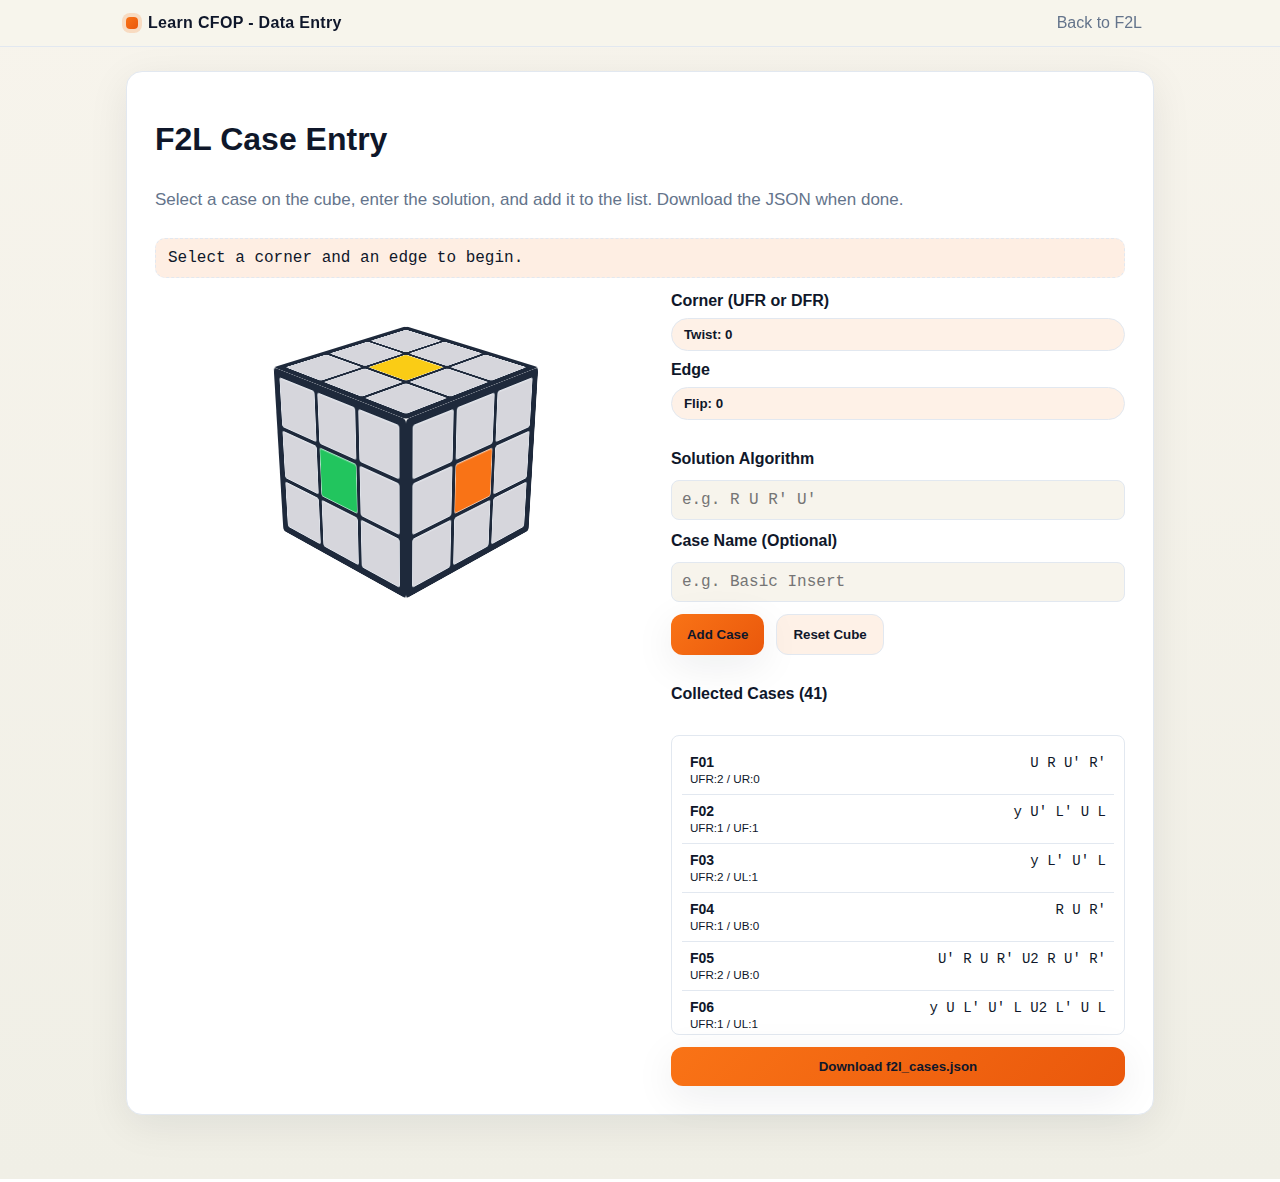
<file: f2l_entry.html>
<!DOCTYPE html>
<html lang="en">
<head>
  <meta charset="UTF-8" />
  <meta name="viewport" content="width=device-width, initial-scale=1.0" />
  <title>Learn CFOP | F2L Entry</title>
  <link rel="manifest" href="manifest.json" />
  <link rel="stylesheet" href="css/styles.css" />
  <link rel="stylesheet" href="css/loader.css" />
  <style>
    .entry-controls {
      display: grid;
      gap: 12px;
      margin-top: 20px;
    }
    .entry-row {
      display: grid;
      grid-template-columns: 1fr auto;
      gap: 10px;
    }
    .entry-input {
      padding: 10px;
      border: 1px solid var(--border);
      border-radius: 8px;
      background: var(--bg);
      color: var(--text);
      font-family: 'Inconsolata', monospace;
      font-size: 16px;
    }
    .case-list {
      margin-top: 20px;
      max-height: 300px;
      overflow-y: auto;
      border: 1px solid var(--border);
      border-radius: 8px;
      padding: 10px;
    }
    .case-item {
      padding: 8px;
      border-bottom: 1px solid var(--border);
      font-size: 14px;
      display: flex;
      justify-content: space-between;
    }
    .case-item:last-child { border-bottom: none; }
  </style>
</head>
<body>
  <header class="site-header">
    <nav class="navbar">
      <div class="brand">
        <span class="brand-mark" aria-hidden="true"></span>
        <span>Learn CFOP - Data Entry</span>
      </div>
      <ul class="nav-links">
        <li><a data-nav-link href="f2l.html">Back to F2L</a></li>
      </ul>
    </nav>
  </header>

  <main class="page-shell">
    <section class="surface-card f2l-lab">
      <div class="f2l-intro">
        <h1>F2L Case Entry</h1>
        <p class="lead">Select a case on the cube, enter the solution, and add it to the list. Download the JSON when done.</p>
        <div class="status" id="f2l-status">Select a corner and an edge to begin.</div>
      </div>

      <div class="lab-grid">
        <div class="board-wrap">
          <div class="scene">
            <div class="cube" id="cube">
              <div class="cube-face face-u"></div>
              <div class="cube-face face-f"></div>
              <div class="cube-face face-r"></div>
            </div>
          </div>
        </div>

        <div class="control-stack">
          <div class="control-group">
            <div class="control-title">Corner (UFR or DFR)</div>
            <button class="chip" type="button" id="corner-ori">Twist: 0</button>
          </div>
          <div class="control-group">
            <div class="control-title">Edge</div>
            <button class="chip" type="button" id="edge-ori">Flip: 0</button>
          </div>
          
          <div class="entry-controls">
            <div class="control-title">Solution Algorithm</div>
            <input type="text" id="alg-input" class="entry-input" placeholder="e.g. R U R' U'" />
            
            <div class="control-title">Case Name (Optional)</div>
            <input type="text" id="name-input" class="entry-input" placeholder="e.g. Basic Insert" />

            <div class="button-row">
              <button class="btn btn-primary" type="button" id="add-case">Add Case</button>
              <button class="btn btn-ghost" type="button" id="f2l-reset">Reset Cube</button>
            </div>
          </div>

          <div class="entry-controls">
            <div class="control-title">Collected Cases (<span id="case-count">0</span>)</div>
            <div class="case-list" id="case-list"></div>
            <button class="btn btn-primary" type="button" id="download-json">Download f2l_cases.json</button>
          </div>
        </div>
      </div>
    </section>
  </main>

  <script src="js/site.js"></script>
  <script src="js/f2l_entry.js"></script>
</body>
</html>
</file>
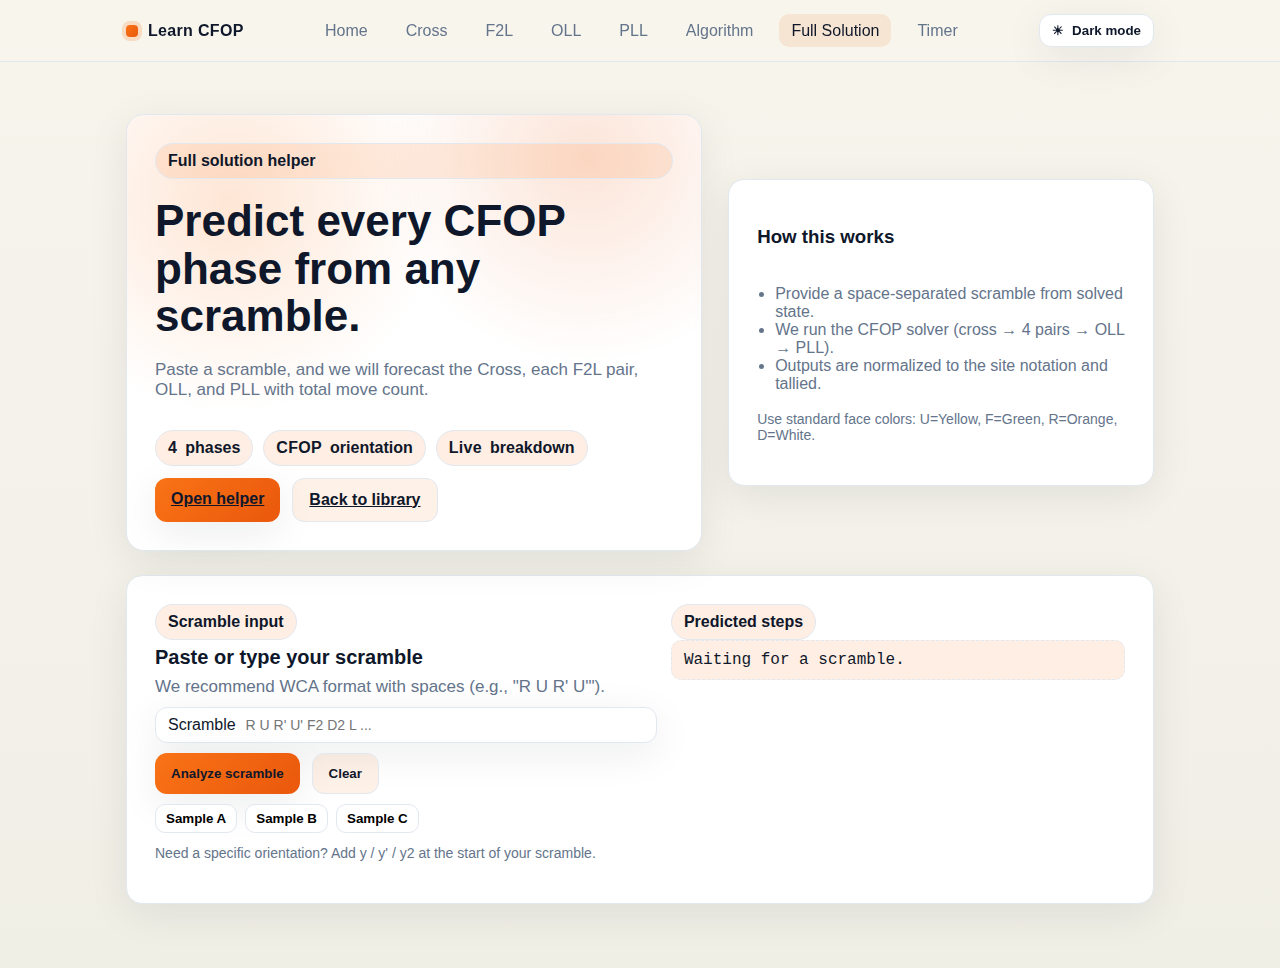
<file: full-solution.html>
<!DOCTYPE html>
<html lang="en">
<head>
  <meta charset="UTF-8" />
  <meta name="viewport" content="width=device-width, initial-scale=1.0" />
  <title>Learn CFOP | Full Solution Helper</title>
  <link rel="manifest" href="manifest.json" />
  <link rel="stylesheet" href="css/styles.css" />
  <link rel="stylesheet" href="css/loader.css" />
  <style>
    .helper-grid {
      display: grid;
      grid-template-columns: 1.05fr 0.95fr;
      gap: 14px;
      align-items: start;
    }
    @media (max-width: 960px) {
      .helper-grid { grid-template-columns: 1fr; }
    }
    .solution-step {
      border: 1px solid var(--border);
      border-radius: 12px;
      padding: 12px 14px;
      background: var(--surface);
      display: grid;
      gap: 6px;
    }
    .solution-step h4 {
      margin: 0;
      font-size: 15px;
      letter-spacing: 0.02em;
      text-transform: uppercase;
      color: var(--muted);
    }
    .solution-moves {
      font-family: 'Inconsolata', monospace;
      font-weight: 700;
      font-size: 16px;
      word-break: break-word;
      white-space: pre-wrap;
    }
    .case-chip {
      display: inline-flex;
      align-items: center;
      gap: 6px;
      padding: 4px 10px;
      border-radius: 999px;
      border: 1px solid var(--border);
      background: color-mix(in srgb, var(--accent) 12%, transparent);
      font-weight: 700;
      font-size: 13px;
      color: var(--text);
    }
    .sample-scrambles {
      display: flex;
      flex-wrap: wrap;
      gap: 8px;
      margin-top: 10px;
    }
    .sample-scrambles button {
      border: 1px solid var(--border);
      background: var(--surface);
      border-radius: 10px;
      padding: 6px 10px;
      cursor: pointer;
      font-weight: 600;
      transition: transform 0.12s ease, box-shadow 0.12s ease;
    }
    .sample-scrambles button:hover { transform: translateY(-1px); box-shadow: var(--shadow); }
    .status-pill {
      display: inline-flex;
      align-items: center;
      gap: 6px;
      padding: 6px 10px;
      border-radius: 10px;
      background: color-mix(in srgb, var(--accent) 14%, transparent);
      border: 1px solid var(--border);
      font-weight: 700;
      color: var(--text);
    }
    .mini-list { margin: 8px 0 0; padding-left: 18px; color: var(--muted); }
  </style>
</head>
<body>
  <div id="page-loader" class="page-loader" role="status" aria-live="polite" aria-label="Loading page">
    <div class="loader-card">
      <div class="loader-visual">
        <svg viewBox="0 0 60 60" stroke="#6D7582" stroke-linejoin="round" aria-hidden="true">
          <g id="loader-cube" fill="#fff">
            <path id="loader-base"></path>
            <path id="loader-lid"></path>
          </g>
        </svg>
      </div>
      <div class="loader-text">
        <div>Loading the helper…</div>
        <div class="loader-sub">Crunching CFOP partitions.</div>
      </div>
    </div>
  </div>

  <header class="site-header">
    <nav class="navbar">
      <div class="brand">
        <span class="brand-mark" aria-hidden="true"></span>
        <span>Learn CFOP</span>
      </div>
      <ul class="nav-links">
        <li><a data-nav-link href="index.html">Home</a></li>
        <li><a data-nav-link href="cross.html">Cross</a></li>
        <li><a data-nav-link href="f2l.html">F2L</a></li>
        <li><a data-nav-link href="oll.html">OLL</a></li>
        <li><a data-nav-link href="pll.html">PLL</a></li>
        <li><a data-nav-link href="algorithm.html">Algorithm</a></li>
        <li><a data-nav-link href="full-solution.html">Full Solution</a></li>
        <li><a data-nav-link href="timer.html">Timer</a></li>
      </ul>
      <button class="theme-toggle" type="button" data-theme-toggle aria-pressed="false">
        <span aria-hidden="true">☀︎</span>
        <span data-theme-label>Dark mode</span>
      </button>
    </nav>
  </header>

  <main class="page-shell">
    <section class="page-hero">
      <div class="hero-panel">
        <div class="pill">Full solution helper</div>
        <h1>Predict every CFOP phase from any scramble.</h1>
        <p class="lead">Paste a scramble, and we will forecast the Cross, each F2L pair, OLL, and PLL with total move count.</p>
        <div class="hero-meta">
          <span class="pill"><strong>4</strong> phases</span>
          <span class="pill"><strong>CFOP</strong> orientation</span>
          <span class="pill"><strong>Live</strong> breakdown</span>
        </div>
        <div class="button-row">
          <a class="btn btn-primary" href="#helper">Open helper</a>
          <a class="btn btn-ghost" href="algorithm.html">Back to library</a>
        </div>
      </div>
      <div class="surface-card orientation-card">
        <h3>How this works</h3>
        <ul class="mini-list">
          <li>Provide a space-separated scramble from solved state.</li>
          <li>We run the CFOP solver (cross → 4 pairs → OLL → PLL).</li>
          <li>Outputs are normalized to the site notation and tallied.</li>
        </ul>
        <p class="note" style="margin-top:8px;">Use standard face colors: U=Yellow, F=Green, R=Orange, D=White.</p>
      </div>
    </section>

    <section id="helper" class="surface-card" style="margin-top: 12px;">
      <div class="helper-grid">
        <div>
          <div class="pill">Scramble input</div>
          <h2 class="section-title" style="margin: 6px 0 8px;">Paste or type your scramble</h2>
          <p class="lead" style="margin: 0 0 10px;">We recommend WCA format with spaces (e.g., "R U R' U'").</p>

          <label class="alg-search" style="width: 100%;">
            <span>Scramble</span>
            <input id="scramble-input" type="search" placeholder="R U R' U' F2 D2 L ..." aria-label="Scramble input" />
          </label>

          <div class="button-row" style="margin-top: 10px;">
            <button class="btn btn-primary" type="button" id="analyze-btn">Analyze scramble</button>
            <button class="btn btn-ghost" type="button" id="clear-btn">Clear</button>
          </div>

          <div class="sample-scrambles" aria-label="Sample scrambles">
            <button type="button" data-scramble="R U R' U' F2 D2 L' U' R U2 R'">Sample A</button>
            <button type="button" data-scramble="F R U R' U' F' L' U2 L U L' U L">Sample B</button>
            <button type="button" data-scramble="y2 R' U2 R U R' U R F' R U R' U' R' F R2">Sample C</button>
          </div>

          <p class="note" style="margin-top: 12px;">Need a specific orientation? Add y / y' / y2 at the start of your scramble.</p>
        </div>

        <div>
          <div class="pill">Predicted steps</div>
          <div class="status" id="solution-status">Waiting for a scramble.</div>
          <div id="step-results" class="f2l-lab" style="margin-top: 10px;"></div>
        </div>
      </div>
    </section>
  </main>

  <script src="js/min2phase.js"></script>
  <script src="js/rubiks-cube-solver.js"></script>
  <script src="js/site.js" defer></script>
  <script src="js/full-solution.js" defer></script>
</body>
</html>
</file>
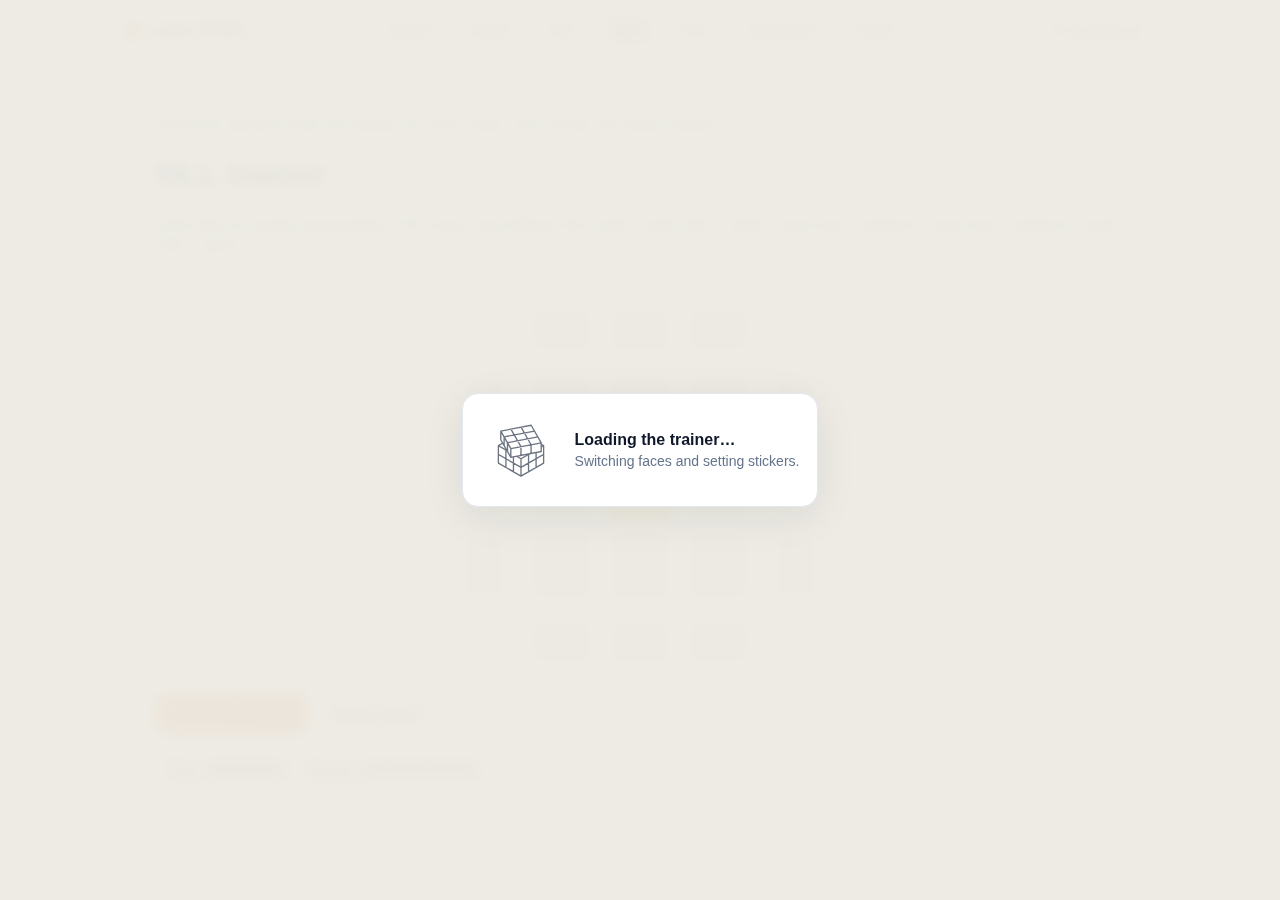
<file: oll.html>
<!DOCTYPE html>
<html lang="en">
<head>
  <meta charset="UTF-8" />
  <meta name="viewport" content="width=device-width, initial-scale=1.0" />
  <title>Learn CFOP | OLL Trainer</title>
  <link rel="manifest" href="manifest.json" />
  <link rel="stylesheet" href="css/styles.css" />
  <link rel="stylesheet" href="css/loader.css" />
</head>
<body>
  <div id="page-loader" class="page-loader is-active" role="status" aria-live="polite" aria-label="Loading page">
    <div class="loader-card">
      <div class="loader-visual">
        <svg viewBox="0 0 60 60" stroke="#6D7582" stroke-linejoin="round" aria-hidden="true">
          <g id="loader-cube" fill="#fff">
            <path id="loader-base"></path>
            <path id="loader-lid"></path>
          </g>
        </svg>
      </div>
      <div class="loader-text">
        <div>Loading the trainer…</div>
        <div class="loader-sub">Switching faces and setting stickers.</div>
      </div>
    </div>
  </div>
  <header class="site-header">
    <nav class="navbar">
      <div class="brand">
        <span class="brand-mark" aria-hidden="true"></span>
        <span>Learn CFOP</span>
      </div>
      <ul class="nav-links">
        <li><a data-nav-link href="index.html">Home</a></li>
        <li><a data-nav-link href="cross.html">Cross</a></li>
        <li><a data-nav-link href="f2l.html">F2L</a></li>
        <li><a data-nav-link href="oll.html">OLL</a></li>
        <li><a data-nav-link href="pll.html">PLL</a></li>
        <li><a data-nav-link href="algorithm.html">Algorithm</a></li>
        <li><a data-nav-link href="timer.html">Timer</a></li>
      </ul>
      <button class="theme-toggle" type="button" data-theme-toggle aria-pressed="false">
        <span aria-hidden="true">☀︎</span>
        <span data-theme-label>Dark mode</span>
      </button>
    </nav>
  </header>

  <main class="page-shell">
    <section class="oll-layout surface-card">
      <div>
        <p class="lead">Paint the stickers that are yellow on your cube. The center tile stays yellow.</p>
        <h1>OLL trainer</h1>
        <p class="lead">Click tiles to toggle grey/yellow. The outer ring follows the order: north (left→right), west (top→bottom), east (top→bottom), south (left→right).</p>
      </div>

      <div id="oll-board" class="oll-board" aria-label="Top face with surrounding edges"></div>

      <div class="oll-controls">
        <button class="btn btn-primary" type="button" id="search-btn">Search for solution</button>
        <button class="btn btn-ghost" type="button" id="reset-btn">Reset pattern</button>
      </div>

      <div class="result" aria-live="polite">
        <div class="status" id="status">Waiting for your pattern…</div>
        <div id="match"></div>
      </div>

    </section>

    <section class="surface-card f2l-animation" id="animation-section" style="display:none; margin-top: 20px;">
      <div class="f2l-intro">
        <h3>Solution Animation</h3>
        <p class="lead">Visualize the moves on a virtual cube.</p>
      </div>
      <div class="lab-grid" style="justify-content: center;">
        <div class="board-wrap">
          <div class="scene">
            <div class="cube" id="anim-cube">
              <!-- Full 6-sided cube for animation -->
              <div class="cube-face face-u"></div>
              <div class="cube-face face-f"></div>
              <div class="cube-face face-r"></div>
              <div class="cube-face face-d"></div>
              <div class="cube-face face-l"></div>
              <div class="cube-face face-b"></div>
            </div>
          </div>
        </div>
        <div class="control-stack">
           <div class="control-group">
             <div class="control-title">Controls</div>
             <button class="btn btn-primary" id="anim-replay">Replay Solution</button>
             <div id="anim-steps" class="solution-moves" style="margin-top:10px;"></div>
           </div>
        </div>
      </div>
    </section>
  </main>

  <script src="js/site.js" defer></script>
  <script src="js/oll.js" defer></script>
  <script src="js/f2l-animation.js" defer></script>
</body>
</html>
</file>
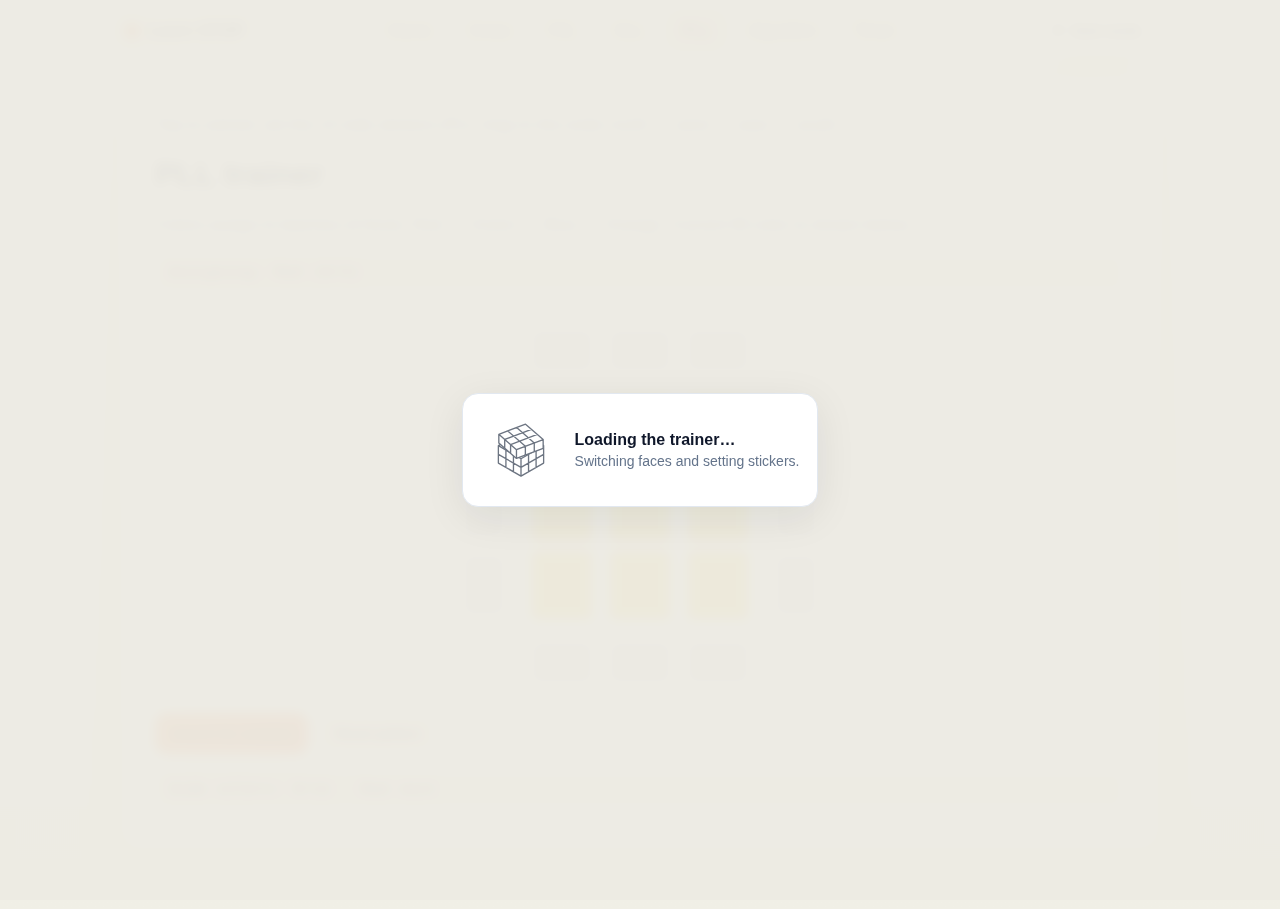
<file: pll.html>
<!DOCTYPE html>
<html lang="en">
<head>
  <meta charset="UTF-8" />
  <meta name="viewport" content="width=device-width, initial-scale=1.0" />
  <title>Learn CFOP | PLL Trainer</title>
  <link rel="manifest" href="manifest.json" />
  <link rel="stylesheet" href="css/styles.css" />
  <link rel="stylesheet" href="css/loader.css" />
</head>
<body>
  <div id="page-loader" class="page-loader is-active" role="status" aria-live="polite" aria-label="Loading page">
    <div class="loader-card">
      <div class="loader-visual">
        <svg viewBox="0 0 60 60" stroke="#6D7582" stroke-linejoin="round" aria-hidden="true">
          <g id="loader-cube" fill="#fff">
            <path id="loader-base"></path>
            <path id="loader-lid"></path>
          </g>
        </svg>
      </div>
      <div class="loader-text">
        <div>Loading the trainer…</div>
        <div class="loader-sub">Switching faces and setting stickers.</div>
      </div>
    </div>
  </div>
  <header class="site-header">
    <nav class="navbar">
      <div class="brand">
        <span class="brand-mark" aria-hidden="true"></span>
        <span>Learn CFOP</span>
      </div>
      <ul class="nav-links">
        <li><a data-nav-link href="index.html">Home</a></li>
        <li><a data-nav-link href="cross.html">Cross</a></li>
        <li><a data-nav-link href="f2l.html">F2L</a></li>
        <li><a data-nav-link href="oll.html">OLL</a></li>
        <li><a data-nav-link href="pll.html">PLL</a></li>
        <li><a data-nav-link href="algorithm.html">Algorithm</a></li>
        <li><a data-nav-link href="timer.html">Timer</a></li>
      </ul>
      <button class="theme-toggle" type="button" data-theme-toggle aria-pressed="false">
        <span aria-hidden="true">☀︎</span>
        <span data-theme-label>Dark mode</span>
      </button>
    </nav>
  </header>

  <main class="page-shell">
    <section class="oll-layout surface-card">
      <div>
        <p class="lead">Top is solved; set the 12 side stickers (PLL ring) in the order north → west → east → south.</p>
        <h1>PLL trainer</h1>
        <p class="lead">Colors assign in batches of three: Red → Green → Blue → Orange. Current fill color is shown below.</p>
        <div class="status" id="pll-current-color">Assigning: Red</div>
      </div>

      <div id="pll-board" class="oll-board" aria-label="PLL side ring"></div>

      <div class="oll-controls">
        <button class="btn btn-primary" type="button" id="pll-search">Search for solution</button>
        <button class="btn btn-ghost" type="button" id="pll-reset">Reset pattern</button>
      </div>

      <div class="result" aria-live="polite">
        <div class="status" id="pll-status">Side colors: 0/12 · Assigning: Red</div>
        <div id="pll-match"></div>
      </div>
    </section>

    <section class="surface-card f2l-animation" id="animation-section" style="display:none; margin-top: 20px;">
      <div class="f2l-intro">
        <h3>Solution Animation</h3>
        <p class="lead">Visualize the moves on a virtual cube.</p>
      </div>
      <div class="lab-grid" style="justify-content: center;">
        <div class="board-wrap">
          <div class="scene">
            <div class="cube" id="anim-cube">
              <!-- Full 6-sided cube for animation -->
              <div class="cube-face face-u"></div>
              <div class="cube-face face-f"></div>
              <div class="cube-face face-r"></div>
              <div class="cube-face face-d"></div>
              <div class="cube-face face-l"></div>
              <div class="cube-face face-b"></div>
            </div>
          </div>
        </div>
        <div class="control-stack">
           <div class="control-group">
             <div class="control-title">Controls</div>
             <button class="btn btn-primary" id="anim-replay">Replay Solution</button>
             <div id="anim-steps" class="solution-moves" style="margin-top:10px;"></div>
           </div>
        </div>
      </div>
    </section>
  </main>

  <script src="js/site.js" defer></script>
  <script src="js/pll.js" defer></script>
  <script src="js/f2l-animation.js" defer></script>
</body>
</html>
</file>
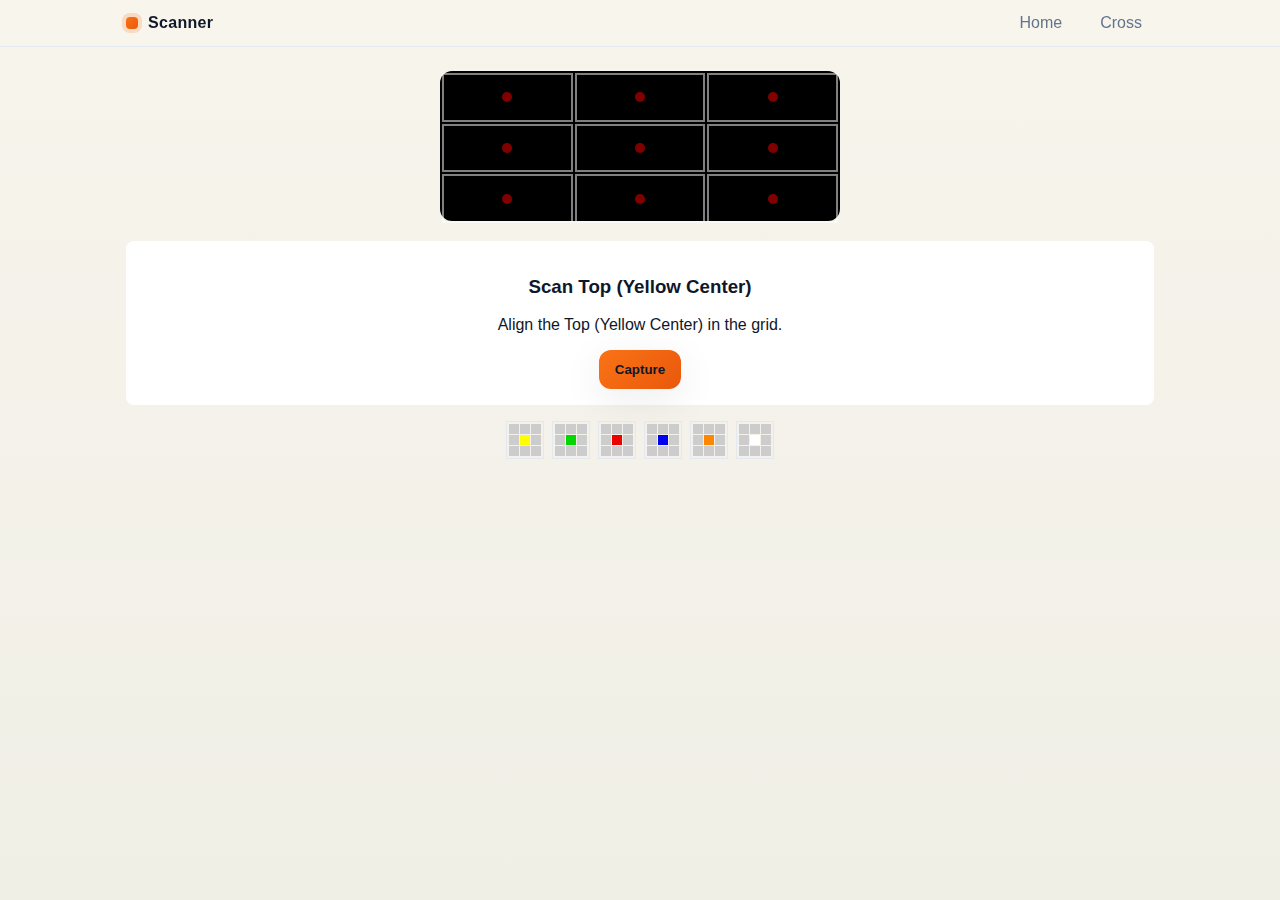
<file: scanner.html>
<!DOCTYPE html>
<html lang="en">
<head>
  <meta charset="UTF-8" />
  <meta name="viewport" content="width=device-width, initial-scale=1.0" />
  <title>Learn CFOP | Cube Scanner</title>
  <link rel="manifest" href="manifest.json" />
  <link rel="stylesheet" href="css/styles.css" />
  <link rel="stylesheet" href="css/loader.css" />
  <style>
    .scanner-container {
      position: relative;
      max-width: 400px;
      margin: 0 auto;
    }
    video {
      width: 100%;
      border-radius: 12px;
      background: #000;
      transform: scaleX(-1); /* Mirror effect for selfie feeling */
    }
    .scanner-overlay {
      position: absolute;
      top: 0;
      left: 0;
      width: 100%;
      height: 100%;
      pointer-events: none;
      display: grid;
      grid-template-columns: repeat(3, 1fr);
      grid-template-rows: repeat(3, 1fr);
      gap: 2px;
      padding: 2px; /* Adjust based on video aspect ratio if needed */
      box-sizing: border-box;
    }
    .scan-cell {
      border: 2px solid rgba(255, 255, 255, 0.5);
      position: relative;
    }
    .scan-cell::after {
      content: '';
      position: absolute;
      top: 50%;
      left: 50%;
      width: 10px;
      height: 10px;
      background: rgba(255, 0, 0, 0.5);
      transform: translate(-50%, -50%);
      border-radius: 50%;
    }
    .preview-strip {
      display: flex;
      gap: 8px;
      margin: 1rem 0;
      justify-content: center;
    }
    .preview-face {
      display: grid;
      grid-template-columns: repeat(3, 10px);
      gap: 1px;
      border: 1px solid var(--border);
      padding: 2px;
    }
    .preview-sticker {
      width: 10px;
      height: 10px;
      background: #ccc;
    }
    /* Color classes */
    .c-u { background: #fefe00; } /* Yellow */
    .c-r { background: #ee0000; } /* Red */
    .c-f { background: #00d800; } /* Green */
    .c-d { background: #ffffff; } /* White */
    .c-l { background: #fe8600; } /* Orange */
    .c-b { background: #0000f2; } /* Blue */
    
    .instruction-overlay {
      background: var(--surface);
      padding: 1rem;
      border-radius: 8px;
      margin-top: 1rem;
      text-align: center;
    }
  </style>
</head>
<body>
  <header class="site-header">
    <nav class="navbar">
      <div class="brand">
        <span class="brand-mark" aria-hidden="true"></span>
        <span>Scanner</span>
      </div>
      <ul class="nav-links">
        <li><a data-nav-link href="index.html">Home</a></li>
        <li><a data-nav-link href="cross.html">Cross</a></li>
      </ul>
    </nav>
  </header>

  <main class="page-shell">
    <div class="scanner-container">
      <video id="video-feed" autoplay playsinline></video>
      <div class="scanner-overlay" id="grid-overlay">
        <!-- 9 cells generated by JS -->
      </div>
      <canvas id="hidden-canvas" style="display:none;"></canvas>
    </div>

    <div class="instruction-overlay">
      <h3 id="instruction-title">Scan Top Face (Yellow)</h3>
      <p id="instruction-text">Align the face in the grid. Ensure good lighting.</p>
      
      <div class="button-row" style="justify-content: center; margin-top: 1rem;">
        <button class="btn btn-primary" id="capture-btn">Capture</button>
        <button class="btn btn-ghost" id="retake-btn" style="display:none;">Retake</button>
      </div>
    </div>

    <div class="preview-strip" id="preview-strip">
      <!-- Mini previews of scanned faces -->
    </div>

    <div class="surface-card section-block" id="action-area" style="display: none;">
      <h3>Scan Complete</h3>
      <p>Where would you like to send this data?</p>
      <div class="button-row">
        <button class="btn btn-outline" onclick="sendTo('cross')">Cross Tool</button>
        <button class="btn btn-outline" onclick="sendTo('oll')">OLL Trainer</button>
        <button class="btn btn-outline" onclick="sendTo('pll')">PLL Trainer</button>
      </div>
    </div>
  </main>

  <script src="js/scanner.js"></script>
</body>
</html>
</file>
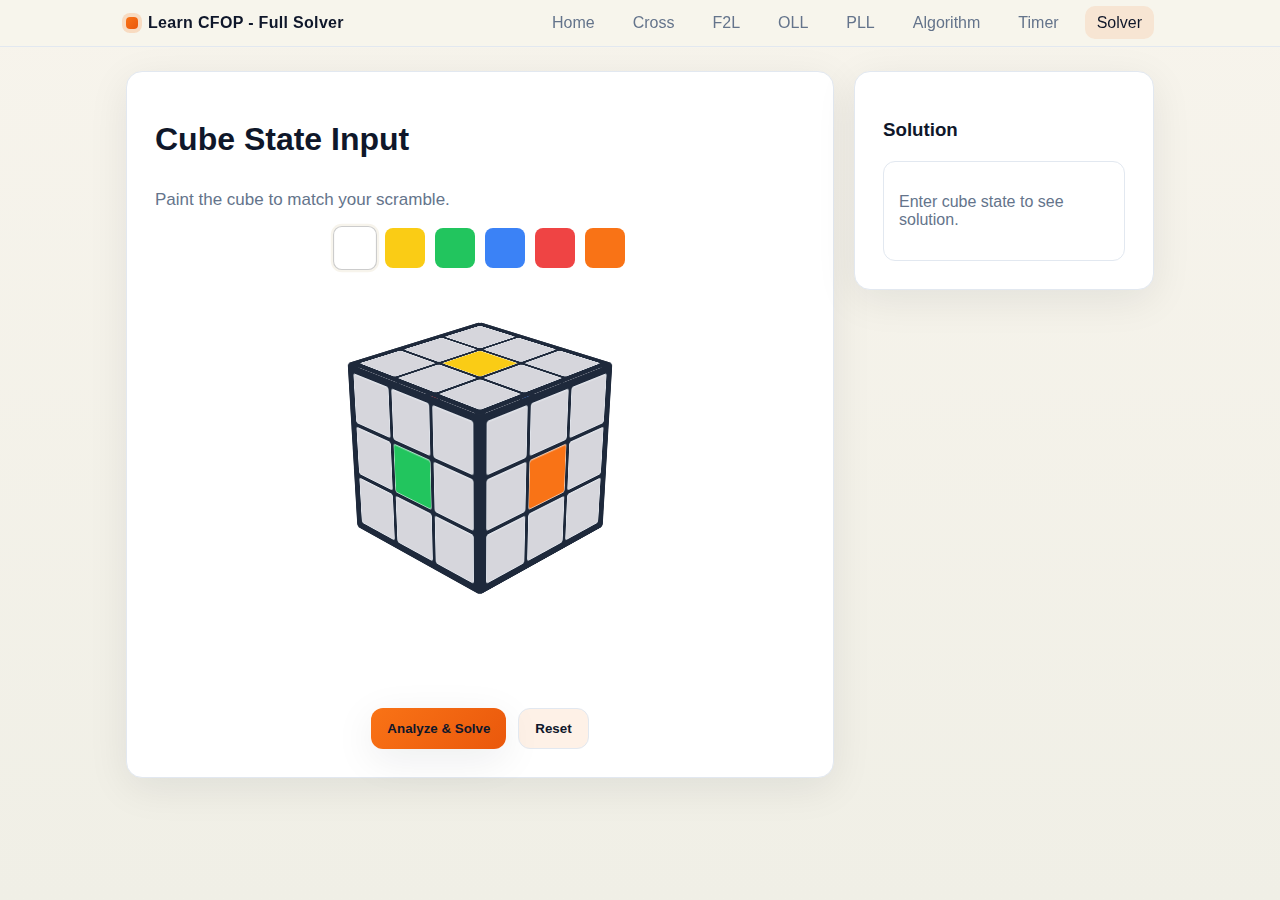
<file: solver.html>
<!DOCTYPE html>
<html lang="en">
<head>
  <meta charset="UTF-8" />
  <meta name="viewport" content="width=device-width, initial-scale=1.0" />
  <title>Learn CFOP | Full Solver</title>
  <link rel="manifest" href="manifest.json" />
  <link rel="stylesheet" href="css/styles.css" />
  <link rel="stylesheet" href="css/loader.css" />
  <style>
    .solver-layout {
      display: grid;
      grid-template-columns: 1fr 300px;
      gap: 20px;
    }
    @media (max-width: 900px) {
      .solver-layout {
        grid-template-columns: 1fr;
      }
    }
    .palette {
      display: flex;
      gap: 10px;
      justify-content: center;
      margin-bottom: 20px;
    }
    .palette-color {
      width: 40px;
      height: 40px;
      border-radius: 8px;
      cursor: pointer;
      border: 2px solid transparent;
      transition: transform 0.1s;
    }
    .palette-color.active {
      transform: scale(1.1);
      border-color: var(--text);
      box-shadow: 0 0 0 2px var(--bg);
    }
    .palette-color.white { background: #ffffff; border: 1px solid #ccc; }
    .palette-color.yellow { background: #facc15; }
    .palette-color.green { background: #22c55e; }
    .palette-color.blue { background: #3b82f6; }
    .palette-color.red { background: #ef4444; }
    .palette-color.orange { background: #f97316; }

    .solution-section {
      margin-top: 20px;
      padding: 15px;
      background: var(--surface);
      border-radius: 12px;
      border: 1px solid var(--border);
    }
    .solution-step {
      margin-bottom: 15px;
    }
    .solution-step h4 {
      margin: 0 0 5px 0;
      color: var(--muted);
      font-size: 0.9em;
      text-transform: uppercase;
      letter-spacing: 0.05em;
    }
    .solution-moves {
      font-family: monospace;
      font-size: 1.1em;
      font-weight: 600;
    }
    .case-name {
      display: inline-block;
      padding: 2px 8px;
      background: var(--bg);
      border-radius: 4px;
      font-size: 0.8em;
      margin-left: 10px;
      color: var(--accent);
    }
  </style>
</head>
<body>
  <header class="site-header">
    <nav class="navbar">
      <div class="brand">
        <span class="brand-mark" aria-hidden="true"></span>
        <span>Learn CFOP - Full Solver</span>
      </div>
      <ul class="nav-links">
        <li><a data-nav-link href="index.html">Home</a></li>
        <li><a data-nav-link href="cross.html">Cross</a></li>
        <li><a data-nav-link href="f2l.html">F2L</a></li>
        <li><a data-nav-link href="oll.html">OLL</a></li>
        <li><a data-nav-link href="pll.html">PLL</a></li>
        <li><a data-nav-link href="algorithm.html">Algorithm</a></li>
        <li><a data-nav-link href="timer.html">Timer</a></li>
        <li><a data-nav-link href="solver.html" class="active">Solver</a></li>
      </ul>
    </nav>
  </header>

  <main class="page-shell">
    <div class="solver-layout">
      <section class="surface-card">
        <div class="f2l-intro">
          <h1>Cube State Input</h1>
          <p class="lead">Paint the cube to match your scramble.</p>
        </div>

        <div class="palette">
          <div class="palette-color white active" data-color="white"></div>
          <div class="palette-color yellow" data-color="yellow"></div>
          <div class="palette-color green" data-color="green"></div>
          <div class="palette-color blue" data-color="blue"></div>
          <div class="palette-color red" data-color="red"></div>
          <div class="palette-color orange" data-color="orange"></div>
        </div>

        <div class="board-wrap" style="height: 400px;">
          <div class="scene" id="scene">
            <div class="cube" id="cube">
              <div class="cube-face face-u"></div>
              <div class="cube-face face-l"></div>
              <div class="cube-face face-f"></div>
              <div class="cube-face face-r"></div>
              <div class="cube-face face-b"></div>
              <div class="cube-face face-d"></div>
            </div>
          </div>
        </div>
        
        <div class="button-row" style="justify-content: center; margin-top: 20px;">
          <button class="btn btn-primary" id="solve-btn">Analyze & Solve</button>
          <button class="btn btn-ghost" id="reset-btn">Reset</button>
        </div>
      </section>

      <aside>
        <div class="surface-card">
          <h3>Solution</h3>
          <div id="solution-container">
            <div class="solution-section">
              <p class="muted">Enter cube state to see solution.</p>
            </div>
          </div>
        </div>
      </aside>
    </div>
  </main>

  <script src="js/min2phase.js"></script>
  <script src="js/rubiks-cube-solver.js"></script>
  <script src="js/site.js"></script>
  <script src="js/solver.js"></script>
</body>
</html>
</file>
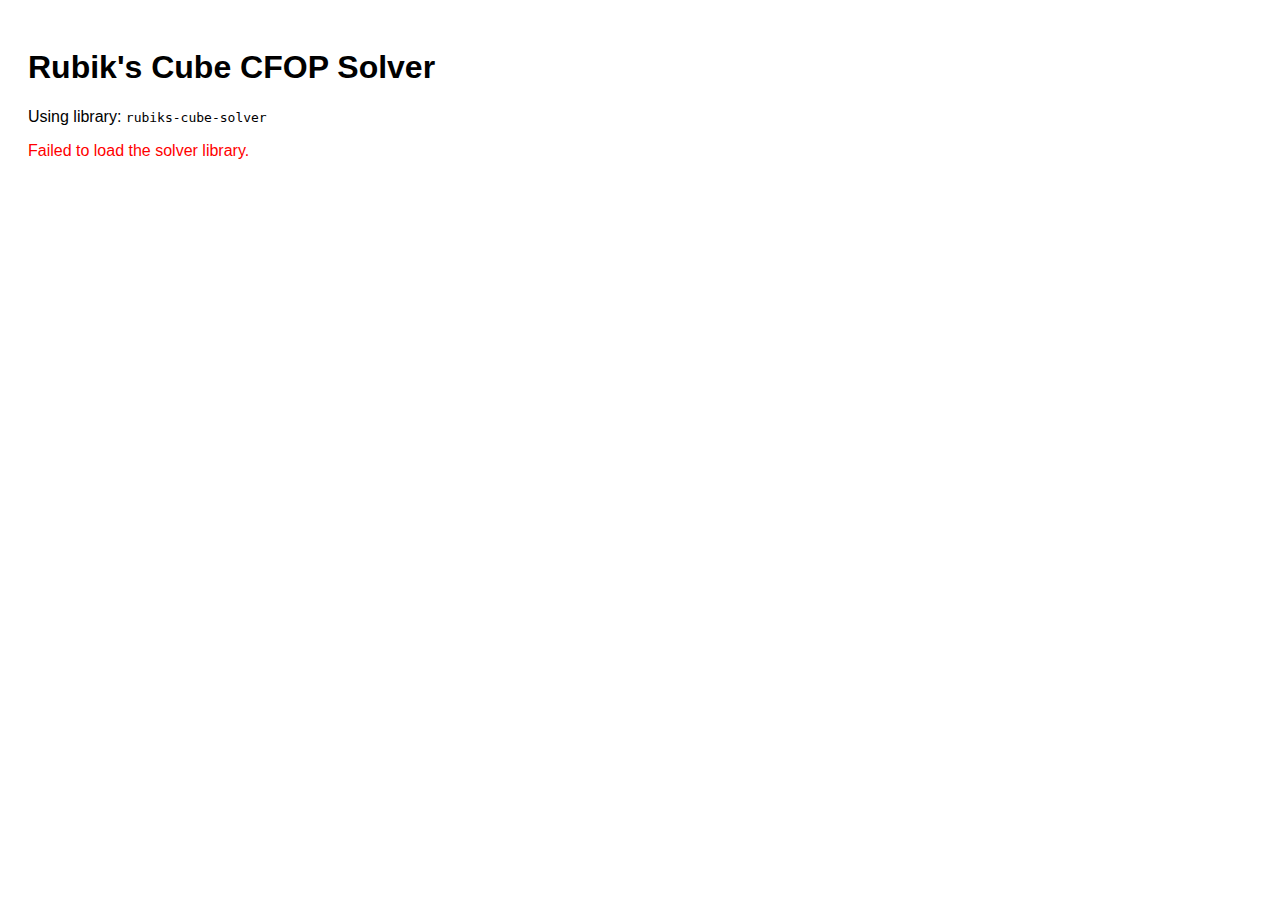
<file: solver_demo.html>
<!DOCTYPE html>
<html lang="en">
<head>
    <meta charset="UTF-8">
    <meta name="viewport" content="width=device-width, initial-scale=1.0">
    <title>CFOP Solver Demo</title>
    <link rel="manifest" href="manifest.json" />
    <style>
        body { font-family: sans-serif; padding: 20px; }
        pre { background: #f0f0f0; padding: 10px; border-radius: 5px; }
    </style>
</head>
<body>
    <h1>Rubik's Cube CFOP Solver</h1>
    <p>Using library: <code>rubiks-cube-solver</code></p>
    
    <div id="output">Initializing...</div>

    <!-- 
        The library is available via CDN. 
        It uses a UMD wrapper, so it exposes 'rubiksCubeSolver' to the global scope.
    -->
    <script src="https://cdn.jsdelivr.net/npm/rubiks-cube-solver@1.2.0/lib/index.es6.js"></script>
    
    <script>
        if (typeof rubiksCubeSolver === 'undefined') {
            document.getElementById('output').innerHTML = '<p style="color:red">Failed to load the solver library.</p>';
        } else {
            // Example state: 
            // front, right, up, down, left, back
            // colors: f, r, u, d, l, b
            let cubeState = [
                'flulfbddr', // front
                'rudrruddl', // right
                'dbbburrfb', // up
                'llffdrubf', // down
                'rludlubrf', // left
                'lubfbfudl' // back
            ].join('');

            document.getElementById('output').innerHTML = '<p>Solving cube state: ' + cubeState + '</p>';

            try {
                // Solve using CFOP (Fridrich Method)
                // partitioned: true returns the solution broken down by steps
                let solution = rubiksCubeSolver(cubeState, { partitioned: true });
                
                let html = '<h2>Solution</h2>';
                
                html += '<h3>Cross</h3>';
                html += '<pre>' + solution.cross.join(' ') + '</pre>';
                
                html += '<h3>F2L</h3>';
                html += '<pre>' + solution.f2l.join('\n') + '</pre>';
                
                html += '<h3>OLL</h3>';
                html += '<pre>' + solution.oll + '</pre>';
                
                html += '<h3>PLL</h3>';
                html += '<pre>' + solution.pll + '</pre>';
                
                document.getElementById('output').innerHTML += html;
                
            } catch (e) {
                console.error(e);
                document.getElementById('output').innerHTML += '<p style="color:red">Error solving cube: ' + e.message + '</p>';
            }
        }
    </script>
</body>
</html>
</file>
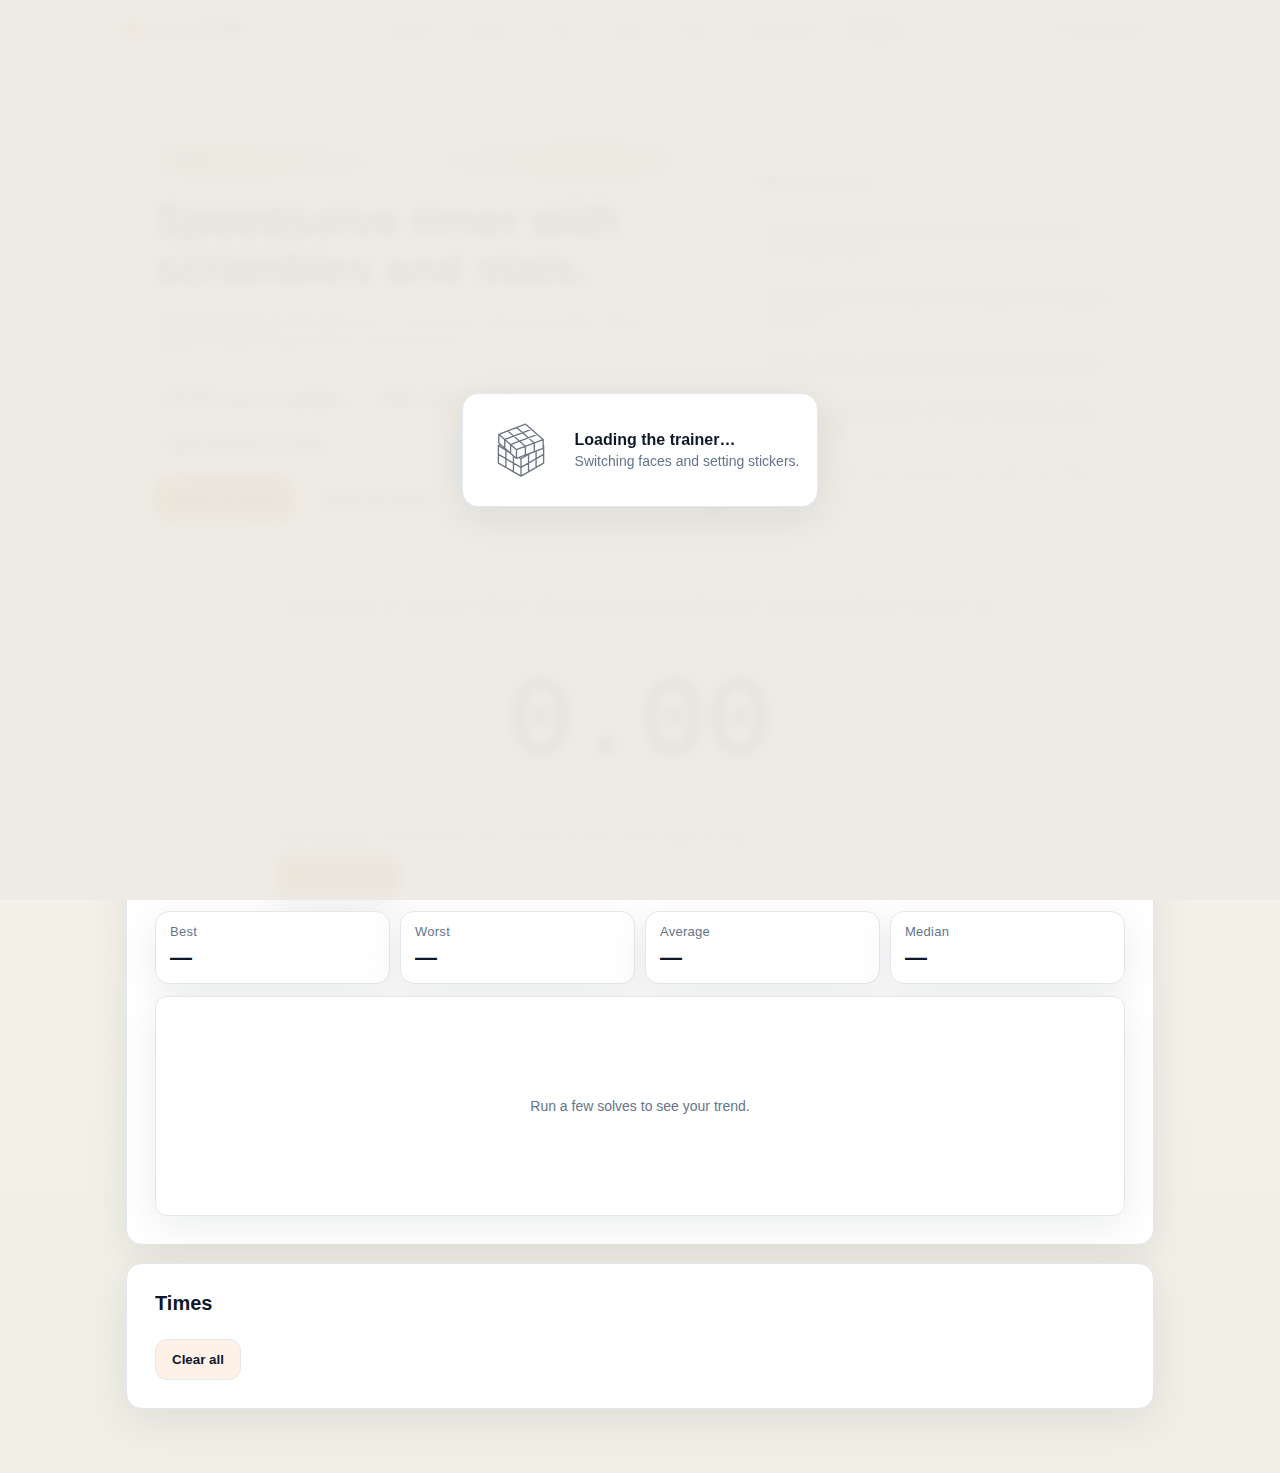
<file: timer.html>
<!DOCTYPE html>
<html lang="en">
<head>
  <meta charset="UTF-8" />
  <meta name="viewport" content="width=device-width, initial-scale=1.0" />
  <title>Learn CFOP | Timer</title>
  <link rel="manifest" href="manifest.json" />
  <link rel="stylesheet" href="css/styles.css" />
  <link rel="stylesheet" href="css/loader.css" />
</head>
<body>
  <div id="page-loader" class="page-loader is-active" role="status" aria-live="polite" aria-label="Loading page">
    <div class="loader-card">
      <div class="loader-visual">
        <svg viewBox="0 0 60 60" stroke="#6D7582" stroke-linejoin="round" aria-hidden="true">
          <g id="loader-cube" fill="#fff">
            <path id="loader-base"></path>
            <path id="loader-lid"></path>
          </g>
        </svg>
      </div>
      <div class="loader-text">
        <div>Loading the trainer…</div>
        <div class="loader-sub">Switching faces and setting stickers.</div>
      </div>
    </div>
  </div>
  <header class="site-header">
    <nav class="navbar">
      <div class="brand">
        <span class="brand-mark" aria-hidden="true"></span>
        <span>Learn CFOP</span>
      </div>
      <ul class="nav-links">
        <li><a data-nav-link href="index.html">Home</a></li>
        <li><a data-nav-link href="cross.html">Cross</a></li>
        <li><a data-nav-link href="f2l.html">F2L</a></li>
        <li><a data-nav-link href="oll.html">OLL</a></li>
        <li><a data-nav-link href="pll.html">PLL</a></li>
        <li><a data-nav-link href="algorithm.html">Algorithm</a></li>
        <li><a data-nav-link href="timer.html">Timer</a></li>
      </ul>
      <button class="theme-toggle" type="button" data-theme-toggle aria-pressed="false">
        <span aria-hidden="true">☀︎</span>
        <span data-theme-label>Dark mode</span>
      </button>
    </nav>
  </header>

  <main class="page-shell">
    <section class="page-hero">
      <div class="hero-panel">
        <div class="pill">Timer</div>
        <h1>Speedsolve timer with scrambles and stats.</h1>
        <p class="lead">Hold spacebar or left-click for 0.5 seconds, release to start. Press again to stop. Every time is saved locally.</p>
        <div class="hero-meta">
          <span class="pill"><strong>20-25</strong> move scrambles</span>
          <span class="pill"><strong>Hold</strong> 0.5s to arm</span>
          <span class="pill"><strong>Space/Click</strong> to stop</span>
        </div>
        <div class="button-row">
          <a class="btn btn-primary" href="#timer-area">Jump to timer</a>
          <a class="btn btn-ghost" href="#times-list">Jump to times</a>
        </div>
      </div>
      <div class="surface-card">
        <h3>How it works</h3>
        <ul class="checklist">
          <li>Scramble refreshes on load and after every recorded solve.</li>
          <li>Hold space or left-click for at least 0.5s, release to start.</li>
          <li>Press space or left-click once to stop and save.</li>
          <li>Adjust penalties with +2 / DNF; delete or clear as needed.</li>
        </ul>
        <p class="note">Reference: ruwix-style stopwatch flow with local, offline storage.</p>
      </div>
    </section>

    <section id="timer-area" class="surface-card timer-shell">
      <div class="timer-grid">
        <div class="timer-panel" id="timer-touch">
          <div class="scramble-tag">Scramble: <span id="timer-scramble"></span></div>
          <div class="timer-display" id="timer-display">0.00</div>
          <p class="timer-instruction" id="timer-instruction">Hold spacebar or left-click on the timer for 0.5s, release to start. Press again to stop.</p>
          <div class="timer-actions">
            <button class="btn btn-primary" type="button" id="new-scramble">New scramble</button>
          </div>
        </div>

        <div class="timer-stats">
          <div class="stat-grid">
            <div class="stat-card">
              <div class="stat-label">Best</div>
              <div class="stat-value" id="stat-best">—</div>
            </div>
            <div class="stat-card">
              <div class="stat-label">Worst</div>
              <div class="stat-value" id="stat-worst">—</div>
            </div>
            <div class="stat-card">
              <div class="stat-label">Average</div>
              <div class="stat-value" id="stat-avg">—</div>
            </div>
            <div class="stat-card">
              <div class="stat-label">Median</div>
              <div class="stat-value" id="stat-median">—</div>
            </div>
          </div>
          <div class="timer-graph" id="timer-graph">
            <div class="graph-empty">Run a few solves to see your trend.</div>
          </div>
        </div>
      </div>
    </section>

    <section id="times-list" class="surface-card section-block">
      <h2 class="section-title">Times</h2>
      <div class="times-list" id="time-rows"></div>
      <div class="timer-actions">
        <button class="btn btn-ghost" type="button" id="clear-times">Clear all</button>
      </div>
    </section>
  </main>

  <script src="js/site.js" defer></script>
  <script src="js/timer.js" defer></script>
</body>
</html>
</file>
<file: css/styles.css>
@import url('https://fonts.googleapis.com/css2?family=Space+Grotesk:wght@400;500;600;700&family=Inconsolata:wght@500&display=swap');

:root {
  --bg: #f7f4ec;
  --bg-accent: linear-gradient(180deg, #f7f4ec 0%, #f0efe6 100%);
  --surface: #ffffff;
  --muted: #64748b;
  --text: #0f172a;
  --border: #e2e8f0;
  --accent: #f97316;
  --accent-strong: #ea580c;
  --sticker-off: #d6d6dc;
  --sticker-on: #facc15;
  --shadow: 0 10px 40px rgba(15, 23, 42, 0.08);
}

body.theme-dark {
  --bg: #0c1220;
  --bg-accent: radial-gradient(circle at 10% 10%, rgba(252, 211, 77, 0.1), rgba(12, 18, 32, 0.2) 30%), #0c1220;
  --surface: #10182b;
  --muted: #cbd5e1;
  --text: #e2e8f0;
  --border: #1e293b;
  --accent: #fb923c;
  --accent-strong: #f97316;
  --sticker-off: #2b3244;
  --sticker-on: #facc15;
  --shadow: 0 10px 40px rgba(0, 0, 0, 0.35);
}

* {
  box-sizing: border-box;
}

body {
  margin: 0;
  font-family: 'Space Grotesk', 'Segoe UI', sans-serif;
  background: var(--bg-accent);
  color: var(--text);
  min-height: 100vh;
}

main {
  display: block;
}

.page-shell {
  max-width: 1100px;
  margin: 0 auto;
  padding: 24px clamp(18px, 3vw, 36px) 64px;
}

header.site-header {
  position: sticky;
  top: 0;
  z-index: 10;
  background: color-mix(in srgb, var(--bg) 85%, transparent);
  backdrop-filter: blur(10px);
  border-bottom: 1px solid var(--border);
}

.navbar {
  display: flex;
  align-items: center;
  justify-content: space-between;
  gap: 20px;
  padding: 14px clamp(18px, 3vw, 36px);
  max-width: 1100px;
  margin: 0 auto;
}

.brand {
  display: flex;
  align-items: center;
  gap: 10px;
  font-weight: 700;
  letter-spacing: 0.02em;
}

.brand-mark {
  width: 12px;
  height: 12px;
  border-radius: 4px;
  background: linear-gradient(135deg, var(--accent), var(--accent-strong));
  box-shadow: 0 0 0 4px color-mix(in srgb, var(--accent) 20%, transparent);
}

.nav-links {
  display: flex;
  gap: 14px;
  align-items: center;
  flex-wrap: wrap;
  list-style: none;
  margin: 0;
  padding: 0;
}

.nav-links a {
  text-decoration: none;
  color: var(--muted);
  font-weight: 500;
  padding: 8px 12px;
  border-radius: 10px;
  transition: color 0.2s ease, background-color 0.2s ease;
}

.nav-links a.active,
.nav-links a:hover {
  color: var(--text);
  background: color-mix(in srgb, var(--accent) 12%, transparent);
}

.theme-toggle {
  border: 1px solid var(--border);
  background: var(--surface);
  color: var(--text);
  padding: 8px 12px;
  border-radius: 12px;
  cursor: pointer;
  display: inline-flex;
  align-items: center;
  gap: 8px;
  font-weight: 600;
  box-shadow: var(--shadow);
  transition: transform 0.12s ease, box-shadow 0.12s ease;
}

.theme-toggle:hover {
  transform: translateY(-1px);
  box-shadow: 0 14px 50px rgba(15, 23, 42, 0.14);
}

.hero {
  display: grid;
  grid-template-columns: 1.1fr 0.9fr;
  gap: 32px;
  align-items: center;
  padding: 46px 0;
}

.page-hero {
  display: grid;
  grid-template-columns: 1.15fr 0.85fr;
  gap: 26px;
  align-items: center;
  padding: 28px 0 12px;
}

.hero-panel {
  background: radial-gradient(circle at 18% 20%, color-mix(in srgb, var(--accent) 18%, transparent), transparent 36%),
    radial-gradient(circle at 80% 10%, color-mix(in srgb, var(--accent-strong) 16%, transparent), transparent 34%),
    var(--surface);
  border: 1px solid var(--border);
  border-radius: 18px;
  padding: clamp(18px, 4vw, 28px);
  box-shadow: var(--shadow);
  display: grid;
  gap: 12px;
}

.hero-panel h1 {
  margin: 6px 0 8px;
  font-size: clamp(30px, 4vw, 44px);
  line-height: 1.08;
}

.hero-meta {
  display: flex;
  flex-wrap: wrap;
  gap: 10px;
}

.pill {
  display: inline-flex;
  align-items: center;
  gap: 8px;
  padding: 8px 12px;
  border-radius: 999px;
  background: color-mix(in srgb, var(--accent) 12%, transparent);
  color: var(--text);
  font-weight: 700;
  border: 1px solid var(--border);
}

.pill strong {
  font-weight: 800;
  letter-spacing: 0.02em;
}

.stat-grid {
  display: grid;
  grid-template-columns: repeat(auto-fit, minmax(180px, 1fr));
  gap: 10px;
}

.stat-card {
  background: var(--surface);
  border: 1px solid var(--border);
  border-radius: 14px;
  padding: 12px 14px;
  box-shadow: var(--shadow);
  display: grid;
  gap: 6px;
}

.stat-label {
  color: var(--muted);
  font-size: 13px;
  letter-spacing: 0.02em;
}

.stat-value {
  font-size: 22px;
  font-weight: 800;
}

.section-block {
  margin: 18px 0 0;
  display: grid;
  gap: 12px;
}

.section-block .section-title {
  margin: 0;
}

.grid-cards {
  display: grid;
  grid-template-columns: repeat(auto-fit, minmax(230px, 1fr));
  gap: 12px;
}

.tile-card {
  border: 1px solid var(--border);
  background: var(--surface);
  border-radius: 14px;
  padding: 14px;
  box-shadow: var(--shadow);
  display: grid;
  gap: 6px;
  position: relative;
}

.tile-card .eyebrow {
  font-size: 13px;
  color: var(--muted);
  letter-spacing: 0.04em;
  text-transform: uppercase;
}

.tile-card h3 {
  margin: 0;
}

.tile-card p {
  margin: 0;
  color: var(--muted);
}

.tile-card a {
  color: var(--text);
  font-weight: 700;
  text-decoration: none;
}

.timeline {
  display: grid;
  gap: 10px;
}

.timeline-step {
  display: grid;
  gap: 4px;
  padding: 12px 14px;
  border-radius: 12px;
  border: 1px dashed var(--border);
  background: color-mix(in srgb, var(--accent) 10%, transparent);
}

.timeline-step strong {
  font-size: 15px;
}

.tag-row {
  display: flex;
  gap: 6px;
  flex-wrap: wrap;
}

.tag {
  padding: 4px 8px;
  border-radius: 8px;
  border: 1px solid var(--border);
  font-weight: 700;
  font-size: 13px;
  background: color-mix(in srgb, var(--accent) 10%, transparent);
}

.callout {
  border: 1px solid var(--border);
  border-radius: 14px;
  padding: 12px 14px;
  background: color-mix(in srgb, var(--accent) 8%, transparent);
}

.drill-grid {
  display: grid;
  grid-template-columns: repeat(auto-fit, minmax(220px, 1fr));
  gap: 12px;
}

.drill-card {
  border: 1px solid var(--border);
  border-radius: 14px;
  padding: 12px;
  background: var(--surface);
  box-shadow: var(--shadow);
  display: grid;
  gap: 6px;
}

.drill-card h4 {
  margin: 0;
}

.drill-card p {
  margin: 0;
  color: var(--muted);
}

.checklist {
  list-style: none;
  padding: 0;
  margin: 0;
  display: grid;
  gap: 8px;
}

.checklist li {
  padding: 10px 12px;
  border-radius: 12px;
  border: 1px dashed var(--border);
  background: color-mix(in srgb, var(--accent) 8%, transparent);
}

.simple-grid {
  display: grid;
  grid-template-columns: repeat(auto-fit, minmax(240px, 1fr));
  gap: 12px;
}

.note {
  color: var(--muted);
  font-size: 14px;
}

.hero-card h3 {
  margin: 0 0 6px;
}

.hero-card ul {
  margin: 0;
  padding-left: 16px;
  color: var(--muted);
}

.f2l-lab {
  display: grid;
  gap: 14px;
}

.lab-grid {
  display: grid;
  grid-template-columns: 1.05fr 0.95fr;
  gap: 14px;
  align-items: start;
}

.board-wrap {
  display: grid;
  gap: 10px;
}

.control-stack {
  display: grid;
  gap: 10px;
}

.muted {
  color: var(--muted);
}

.hero-card,
.surface-card {
  background: var(--surface);
  border: 1px solid var(--border);
  border-radius: 16px;
  padding: clamp(18px, 3vw, 28px);
  box-shadow: var(--shadow);
}

.hero h1 {
  font-size: clamp(28px, 4vw, 42px);
  line-height: 1.1;
  margin: 0 0 12px;
}

.hero p,
.lead {
  color: var(--muted);
  margin: 0 0 18px;
  font-size: 17px;
}

.button-row {
  display: flex;
  gap: 12px;
  flex-wrap: wrap;
}

.btn {
  border: none;
  padding: 12px 16px;
  border-radius: 12px;
  font-weight: 700;
  cursor: pointer;
  transition: transform 0.12s ease, box-shadow 0.12s ease, background 0.2s ease;
}

.btn-primary {
  background: linear-gradient(135deg, var(--accent), var(--accent-strong));
  color: #0f172a;
  box-shadow: var(--shadow);
}

.btn-ghost {
  background: color-mix(in srgb, var(--accent) 10%, transparent);
  color: var(--text);
  border: 1px solid var(--border);
}

.btn:hover {
  transform: translateY(-1px);
}

.section-title {
  margin: 36px 0 12px;
  font-size: 20px;
}

.feature-grid {
  display: grid;
  grid-template-columns: repeat(auto-fit, minmax(220px, 1fr));
  gap: 14px;
}

.feature {
  background: var(--surface);
  border: 1px solid var(--border);
  padding: 16px;
  border-radius: 14px;
  box-shadow: var(--shadow);
}

.feature h3 {
  margin: 6px 0 8px;
  font-size: 17px;
}

.feature p {
  margin: 0;
  color: var(--muted);
}

.oll-layout {
  display: grid;
  grid-template-columns: 1fr;
  gap: 16px;
}

.oll-controls {
  display: flex;
  flex-wrap: wrap;
  gap: 10px;
}

.oll-board {
  display: grid;
  grid-template-columns: repeat(5, minmax(48px, 68px));
  grid-template-rows: repeat(5, minmax(36px, 68px));
  gap: 10px;
  justify-content: center;
  align-items: center;
  place-items: center;
  margin: 8px 0 0;
}

.oll-board > * {
  display: flex;
  align-items: center;
  justify-content: center;
}

.sticker {
  display: block;
  margin: auto;
  border: 1px solid color-mix(in srgb, var(--border) 70%, transparent);
  background: var(--sticker-off);
  border-radius: 8px;
  cursor: pointer;
  transition: transform 0.12s ease, background 0.2s ease, box-shadow 0.2s ease;
  box-shadow: inset 0 1px 0 rgba(255, 255, 255, 0.2);
}

.sticker.static {
  pointer-events: none;
}

.sticker:hover {
  transform: translateY(-1px) scale(1.01);
}

.sticker.top {
  width: 88%;
  aspect-ratio: 1 / 1;
}

.sticker.ring {
  width: 88%;
  height: 60%;
  aspect-ratio: auto;
}

.sticker.ring.vertical {
  width: 60%;
  height: 88%;
  aspect-ratio: auto;
}

.sticker.active {
  background: var(--sticker-on);
  box-shadow: 0 0 0 2px color-mix(in srgb, var(--accent) 25%, transparent);
}

.color-red { background: #ef4444 !important; }
.color-green { background: #22c55e !important; }
.color-blue { background: #3b82f6 !important; }
.color-orange { background: #f97316 !important; }

.sticker.disabled {
  pointer-events: none;
  background: color-mix(in srgb, var(--sticker-on) 70%, #ffffff 20%);
  border-style: dashed;
}

.placeholder {
  visibility: hidden;
}

.result {
  display: grid;
  gap: 6px;
  color: var(--text);
}

.chip {
  display: inline-flex;
  align-items: center;
  gap: 6px;
  padding: 8px 12px;
  border-radius: 999px;
  border: 1px solid var(--border);
  background: color-mix(in srgb, var(--accent) 10%, transparent);
  cursor: pointer;
  font-weight: 600;
  color: var(--text);
}

.chip.is-active {
  border-color: color-mix(in srgb, var(--accent) 55%, var(--border));
  background: color-mix(in srgb, var(--accent) 22%, transparent);
}

.f2l-layout {
  display: grid;
  gap: 18px;
}

.f2l-intro {
  display: grid;
  gap: 10px;
}

.f2l-board {
  display: grid;
  grid-template-columns: repeat(auto-fit, minmax(240px, 1fr));
  grid-template-rows: auto auto;
  gap: 12px;
}

.f2l-board .face {
  position: relative;
  aspect-ratio: 1 / 1;
  border: 1px solid var(--border);
  border-radius: 14px;
  box-shadow: var(--shadow);
  overflow: hidden;
  background: var(--surface);
}

.face-top {
  background: linear-gradient(180deg, #fde047, #fbbf24);
  grid-column: 1 / -1;
}

.face-front {
  background: linear-gradient(180deg, #ef4444, #dc2626);
}

.face-right {
  background: linear-gradient(180deg, #3b82f6, #2563eb);
}

.face-label {
  position: absolute;
  top: 8px;
  left: 10px;
  padding: 6px 10px;
  background: rgba(0, 0, 0, 0.18);
  color: #fff;
  border-radius: 10px;
  font-size: 13px;
  letter-spacing: 0.02em;
}

.piece {
  position: absolute;
  width: 22px;
  height: 22px;
  transform: translate(-50%, -50%);
  border: 2px solid #fef9c3;
  background: #facc15;
  color: #0f172a;
  font-weight: 800;
  display: grid;
  place-items: center;
  border-radius: 6px;
  cursor: pointer;
  transition: transform 0.12s ease, box-shadow 0.12s ease;
}

.piece.corner {
  clip-path: polygon(0 0, 100% 0, 0 100%);
}

.piece.edge {
  border-radius: 4px;
}

.piece:hover {
  transform: translate(-50%, -50%) scale(1.05);
  box-shadow: 0 6px 14px rgba(0, 0, 0, 0.18);
}

.piece.is-active {
  box-shadow: 0 0 0 3px color-mix(in srgb, var(--accent) 35%, transparent);
}

.f2l-controls {
  display: grid;
  grid-template-columns: repeat(auto-fit, minmax(240px, 1fr));
  gap: 14px;
  align-items: start;
}

.control-group {
  display: grid;
  gap: 8px;
}

.control-title {
  font-weight: 700;
}

.control-hint {
  color: var(--muted);
  font-size: 14px;
}

.control-group.actions {
  grid-column: 1 / -1;
}

.result small {
  color: var(--muted);
}

.status {
  font-family: 'Inconsolata', monospace;
  padding: 10px 12px;
  border-radius: 10px;
  background: color-mix(in srgb, var(--accent) 12%, transparent);
  border: 1px dashed var(--border);
}

.code-chip {
  display: inline-flex;
  align-items: center;
  padding: 6px 10px;
  border-radius: 8px;
  background: color-mix(in srgb, var(--accent) 16%, transparent);
  font-family: 'Inconsolata', monospace;
}

.solution-moves {
  display: flex;
  flex-wrap: wrap;
  gap: 6px;
  font-family: 'Inconsolata', monospace;
}

.move-chip {
  padding: 4px 8px;
  border-radius: 8px;
  border: 1px solid color-mix(in srgb, var(--border) 85%, transparent);
  background: color-mix(in srgb, var(--text) 10%, transparent);
  color: var(--text);
  transition: background-color 0.15s ease, color 0.15s ease, border-color 0.15s ease;
}

.move-chip.is-active {
  background: color-mix(in srgb, var(--accent) 38%, transparent);
  border-color: color-mix(in srgb, var(--accent) 48%, var(--border));
}

.match-layout {
  display: flex;
  align-items: flex-start;
  gap: 12px;
  flex-wrap: wrap;
}

.match-text {
  display: grid;
  gap: 6px;
}

.orientation-card {
  display: grid;
  gap: 10px;
}

.orientation-grid {
  display: grid;
  grid-template-columns: repeat(2, 48px);
  gap: 8px;
}

.orientation-cell {
  width: 48px;
  height: 48px;
  border-radius: 10px;
  display: grid;
  place-items: center;
  font-weight: 800;
  color: #0f172a;
  border: 1px solid var(--border);
  box-shadow: inset 0 1px 0 rgba(255, 255, 255, 0.35);
}

.orientation-cell.yellow { background: #facc15; }
.orientation-cell.white { background: #ffffff; }
.orientation-cell.green { background: #22c55e; }
.orientation-cell.orange { background: #f97316; }

.alg-shell {
  display: grid;
  gap: 12px;
}

.alg-filters {
  display: flex;
  flex-wrap: wrap;
  align-items: center;
  justify-content: space-between;
  gap: 12px;
}

.alg-filter-buttons {
  display: flex;
  gap: 8px;
  flex-wrap: wrap;
}

.alg-search {
  display: inline-flex;
  align-items: center;
  gap: 8px;
  padding: 8px 12px;
  border: 1px solid var(--border);
  border-radius: 12px;
  background: var(--surface);
  box-shadow: var(--shadow);
}

.alg-search input {
  border: none;
  outline: none;
  background: transparent;
  font-size: 14px;
  min-width: 180px;
  color: var(--text);
}

.alg-grid {
  display: grid;
  grid-template-columns: repeat(auto-fit, minmax(260px, 1fr));
  gap: 12px;
}

.alg-card {
  border: 1px solid var(--border);
  border-radius: 14px;
  padding: 14px;
  box-shadow: var(--shadow);
  background: var(--surface);
  display: grid;
  gap: 8px;
}

.alg-head {
  display: flex;
  align-items: center;
  justify-content: space-between;
  gap: 8px;
}

.alg-name {
  font-weight: 800;
}

.alg-id {
  font-family: 'Inconsolata', monospace;
  color: var(--muted);
  font-size: 13px;
}

.alg-meta {
  display: flex;
  flex-wrap: wrap;
  gap: 8px;
  color: var(--muted);
  font-size: 14px;
}

.alg-solution {
  font-family: 'Inconsolata', monospace;
  padding: 8px 10px;
  border-radius: 10px;
  border: 1px dashed var(--border);
  background: color-mix(in srgb, var(--accent) 12%, transparent);
}

.alg-actions {
  display: flex;
  align-items: center;
  justify-content: space-between;
  gap: 10px;
}

.alg-group {
  padding: 4px 10px;
  border-radius: 10px;
  background: color-mix(in srgb, var(--accent) 12%, transparent);
  font-weight: 700;
}

.alg-modal {
  position: fixed;
  inset: 0;
  display: none;
  align-items: center;
  justify-content: center;
  z-index: 20;
}

.alg-modal.is-open { display: flex; }

.alg-modal-backdrop {
  position: absolute;
  inset: 0;
  background: rgba(15, 23, 42, 0.5);
  backdrop-filter: blur(6px);
}

.alg-modal-card {
  position: relative;
  background: var(--surface);
  border: 1px solid var(--border);
  border-radius: 16px;
  box-shadow: 0 20px 70px rgba(0, 0, 0, 0.25);
  max-width: 960px;
  width: min(960px, 94vw);
  padding: 18px;
  z-index: 1;
}

.alg-modal-close {
  position: absolute;
  top: 10px;
  right: 10px;
  border: 1px solid var(--border);
  background: var(--surface);
  color: var(--text);
  border-radius: 10px;
  padding: 6px 10px;
  cursor: pointer;
  font-weight: 700;
}

body.modal-open { overflow: hidden; }

.timer-shell {
  display: grid;
  gap: 14px;
}

.timer-grid {
  display: grid;
  grid-template-columns: 1fr;
  gap: 16px;
  align-items: start;
}

.timer-panel {
  max-width: 900px;
  margin: 0 auto;
  display: grid;
  gap: 10px;
}

.scramble-tag {
  display: inline-flex;
  align-items: center;
  gap: 8px;
  padding: 8px 12px;
  border-radius: 12px;
  border: 1px dashed var(--border);
  background: color-mix(in srgb, var(--accent) 10%, transparent);
  font-family: 'Inconsolata', monospace;
}

.timer-display {
  font-family: 'Inconsolata', monospace;
  font-size: clamp(60px, 10vw, 110px);
  text-align: center;
  padding: 24px;
  border-radius: 18px;
  border: 1px solid var(--border);
  background: color-mix(in srgb, var(--accent) 12%, transparent);
  box-shadow: var(--shadow);
}

.timer-instruction {
  color: var(--muted);
  font-size: 15px;
  margin: 8px 0 0;
}

.timer-actions {
  display: flex;
  gap: 10px;
  flex-wrap: wrap;
}

.timer-stats {
  display: grid;
  gap: 12px;
}

.times-list {
  display: grid;
  gap: 8px;
}

.time-row {
  display: grid;
  grid-template-columns: auto 1fr auto;
  gap: 10px;
  align-items: center;
  padding: 10px 12px;
  border: 1px solid var(--border);
  border-radius: 12px;
  background: var(--surface);
  box-shadow: var(--shadow);
}

.time-meta {
  color: var(--muted);
  font-size: 13px;
}

.time-actions {
  display: flex;
  gap: 6px;
  flex-wrap: wrap;
  justify-content: flex-end;
}

.time-actions button {
  border: 1px solid var(--border);
  background: color-mix(in srgb, var(--accent) 10%, transparent);
  color: var(--text);
  padding: 6px 10px;
  border-radius: 10px;
  cursor: pointer;
  font-weight: 700;
}

.time-actions button.active {
  background: color-mix(in srgb, var(--accent) 24%, transparent);
}

.timer-graph {
  width: 100%;
  height: 220px;
  border: 1px solid var(--border);
  border-radius: 12px;
  background: var(--surface);
  box-shadow: var(--shadow);
  overflow: hidden;
}

.graph-empty {
  display: grid;
  place-items: center;
  color: var(--muted);
  height: 100%;
  font-size: 14px;
}

.mini-board {
  display: grid;
  grid-template-columns: repeat(5, 16px);
  grid-template-rows: repeat(5, 16px);
  gap: 3px;
  padding: 4px;
  border: 1px solid var(--border);
  border-radius: 8px;
  background: var(--surface);
}

.mini-cell {
  width: 16px;
  height: 16px;
  border-radius: 4px;
  background: var(--sticker-off);
  border: 1px solid color-mix(in srgb, var(--border) 50%, transparent);
  justify-self: center;
  align-self: center;
}

.mini-cell.ring {
  width: 18px;
  height: 12px;
}

.mini-cell.ring.vertical {
  width: 12px;
  height: 18px;
}

.mini-cell.color-red { background: #ef4444; }
.mini-cell.color-green { background: #22c55e; }
.mini-cell.color-blue { background: #3b82f6; }
.mini-cell.color-orange { background: #f97316; }

.mini-cell.active {
  background: var(--sticker-on);
  border-color: color-mix(in srgb, var(--accent) 30%, transparent);
}

footer {
  margin-top: 36px;
  color: var(--muted);
  font-size: 14px;
}

@media (max-width: 900px) {
  .hero {
    grid-template-columns: 1fr;
  }

  .page-hero {
    grid-template-columns: 1fr;
  }

  .lab-grid {
    grid-template-columns: 1fr;
  }

  .timer-grid {
    grid-template-columns: 1fr;
  }
}

@media (max-width: 640px) {
  .navbar {
    flex-direction: column;
    align-items: flex-start;
  }

  .oll-board {
    grid-template-columns: repeat(5, minmax(44px, 56px));
    grid-template-rows: repeat(5, minmax(32px, 56px));
    gap: 8px;
  }

  .sticker {
    border-radius: 8px;
  }
}

/* 3D Cube Styles */
.scene {
  width: 280px;
  height: 280px;
  perspective: 1000px;
  margin: 20px auto;
}

.cube {
  width: 100%;
  height: 100%;
  position: relative;
  transform-style: preserve-3d;
  transform: rotateX(-25deg) rotateY(-45deg);
  pointer-events: none;
}

.cube-face {
  position: absolute;
  width: 180px;
  height: 180px;
  background: #1e293b;
  border: 4px solid #1e293b;
  border-radius: 4px;
  display: grid;
  grid-template-columns: repeat(3, 1fr);
  grid-template-rows: repeat(3, 1fr);
  gap: 4px;
  padding: 4px;
  left: 50px;
  top: 50px;
  pointer-events: auto;
}

.face-u {
  transform: rotateX(90deg) translateZ(90px);
}

.face-f {
  transform: rotateY(0deg) translateZ(90px);
}

.face-r {
  transform: rotateY(90deg) translateZ(90px);
}

.sticker {
  width: 100%;
  height: 100%;
  background-color: var(--sticker-off);
  border-radius: 3px;
  cursor: pointer;
  transition: all 0.2s ease;
  position: relative;
  pointer-events: auto;
  touch-action: manipulation;
}

.sticker:hover {
  filter: brightness(1.1);
  transform: scale(0.95);
}

.sticker.yellow { background-color: #facc15; }
.sticker.red { background-color: #ef4444; }
.sticker.blue { background-color: #3b82f6; }
.sticker.white { background-color: #ffffff; }

/* Highlight selected pieces */
.sticker.is-selected {
  box-shadow: inset 0 0 0 3px rgba(0,0,0,0.3);
  z-index: 2;
}

.sticker.is-target {
  animation: pulse-sticker 2s infinite;
}

@keyframes pulse-sticker {
  0% { transform: scale(1); }
  50% { transform: scale(0.92); }
  100% { transform: scale(1); }
}


.sticker.orange { background-color: #f97316; }
.sticker.green { background-color: #22c55e; }


.face-d {
  transform: rotateX(-90deg) translateZ(90px);
}

.face-l {
  transform: rotateY(-90deg) translateZ(90px);
}

.face-b {
  transform: rotateY(180deg) translateZ(90px);
}


/* Animation Cube 3D Styles */
#anim-cube {
  position: relative;
  width: 150px;
  height: 150px;
  margin: 20px auto;
  transform-style: preserve-3d;
  transform: rotateX(-25deg) rotateY(-45deg);
  transition: transform 0.3s ease;
}

.cubie {
  position: absolute;
  width: 50px;
  height: 50px;
  transform-style: preserve-3d;
  /* transform-origin is critical for group rotation. 
     Instead of setting it here, we rely on the trick of 
     using a pivot or ensuring the translate matches the origin. 
     We'll center the cube at 0,0,0 so rotation works naturally. */
  top: 50%;
  left: 50%;
  margin-top: -25px; /* Center 0,0 */
  margin-left: -25px;
}

.cubie .face {
  position: absolute;
  width: 50px;
  height: 50px;
  border: 1.5px solid #000;
  border-radius: 4px;
  background: #000; /* Internal plastic color */
  box-sizing: border-box;
  backface-visibility: hidden;
}

/* Face transforms */
.cubie .face-u { transform: rotateX(90deg) translateZ(25px); }
.cubie .face-d { transform: rotateX(-90deg) translateZ(25px); }
.cubie .face-f { transform: translateZ(25px); }
.cubie .face-b { transform: rotateY(180deg) translateZ(25px); }
.cubie .face-r { transform: rotateY(90deg) translateZ(25px); }
.cubie .face-l { transform: rotateY(-90deg) translateZ(25px); }

/* Sticker Colors - Override defaults */
.cubie .face.sticker {
  /* Class 'sticker' added by JS + color class */
}
.cubie .face.white { background-color: #ffffff; }
.cubie .face.yellow { background-color: #facc15; }
.cubie .face.green { background-color: #22c55e; }
.cubie .face.blue { background-color: #3b82f6; }
.cubie .face.red { background-color: #ef4444; }
.cubie .face.orange { background-color: #f97316; }
.cubie .face.center { 
  /* Center stickers often have logo? Or just distinct styling if needed */
}
</file>
<file: css/loader.css>
.page-loader {
    position: fixed;
    inset: 0;
    display: flex;
    align-items: center;
    justify-content: center;
    background: color-mix(in srgb, var(--bg, #f7f4ec) 92%, rgba(15, 23, 42, 0.55));
    backdrop-filter: blur(6px);
    z-index: 999;
    opacity: 0;
    pointer-events: none;
    transition: opacity 0.28s ease, backdrop-filter 0.28s ease;
}

.page-loader.is-active {
    opacity: 1;
    pointer-events: auto;
}

.loader-card {
    display: flex;
    align-items: center;
    gap: 14px;
    padding: 16px 18px;
    background: var(--surface, #ffffff);
    border: 1px solid var(--border, #e2e8f0);
    border-radius: 16px;
    box-shadow: var(--shadow, 0 10px 40px rgba(15, 23, 42, 0.12));
    min-width: 260px;
}

.loader-visual {
    width: 80px;
    height: 80px;
}

.loader-visual svg {
    width: 100%;
    height: 100%;
    display: block;
}

#loader-cube {
    transform-origin: 50% 50%;
}

.loader-text {
    display: grid;
    gap: 4px;
    color: var(--text, #0f172a);
    font-weight: 600;
}

.loader-sub {
    color: var(--muted, #64748b);
    font-size: 14px;
    font-weight: 500;
}

@media (prefers-reduced-motion: reduce) {
    .page-loader {
        transition: none;
    }
}
</file>
